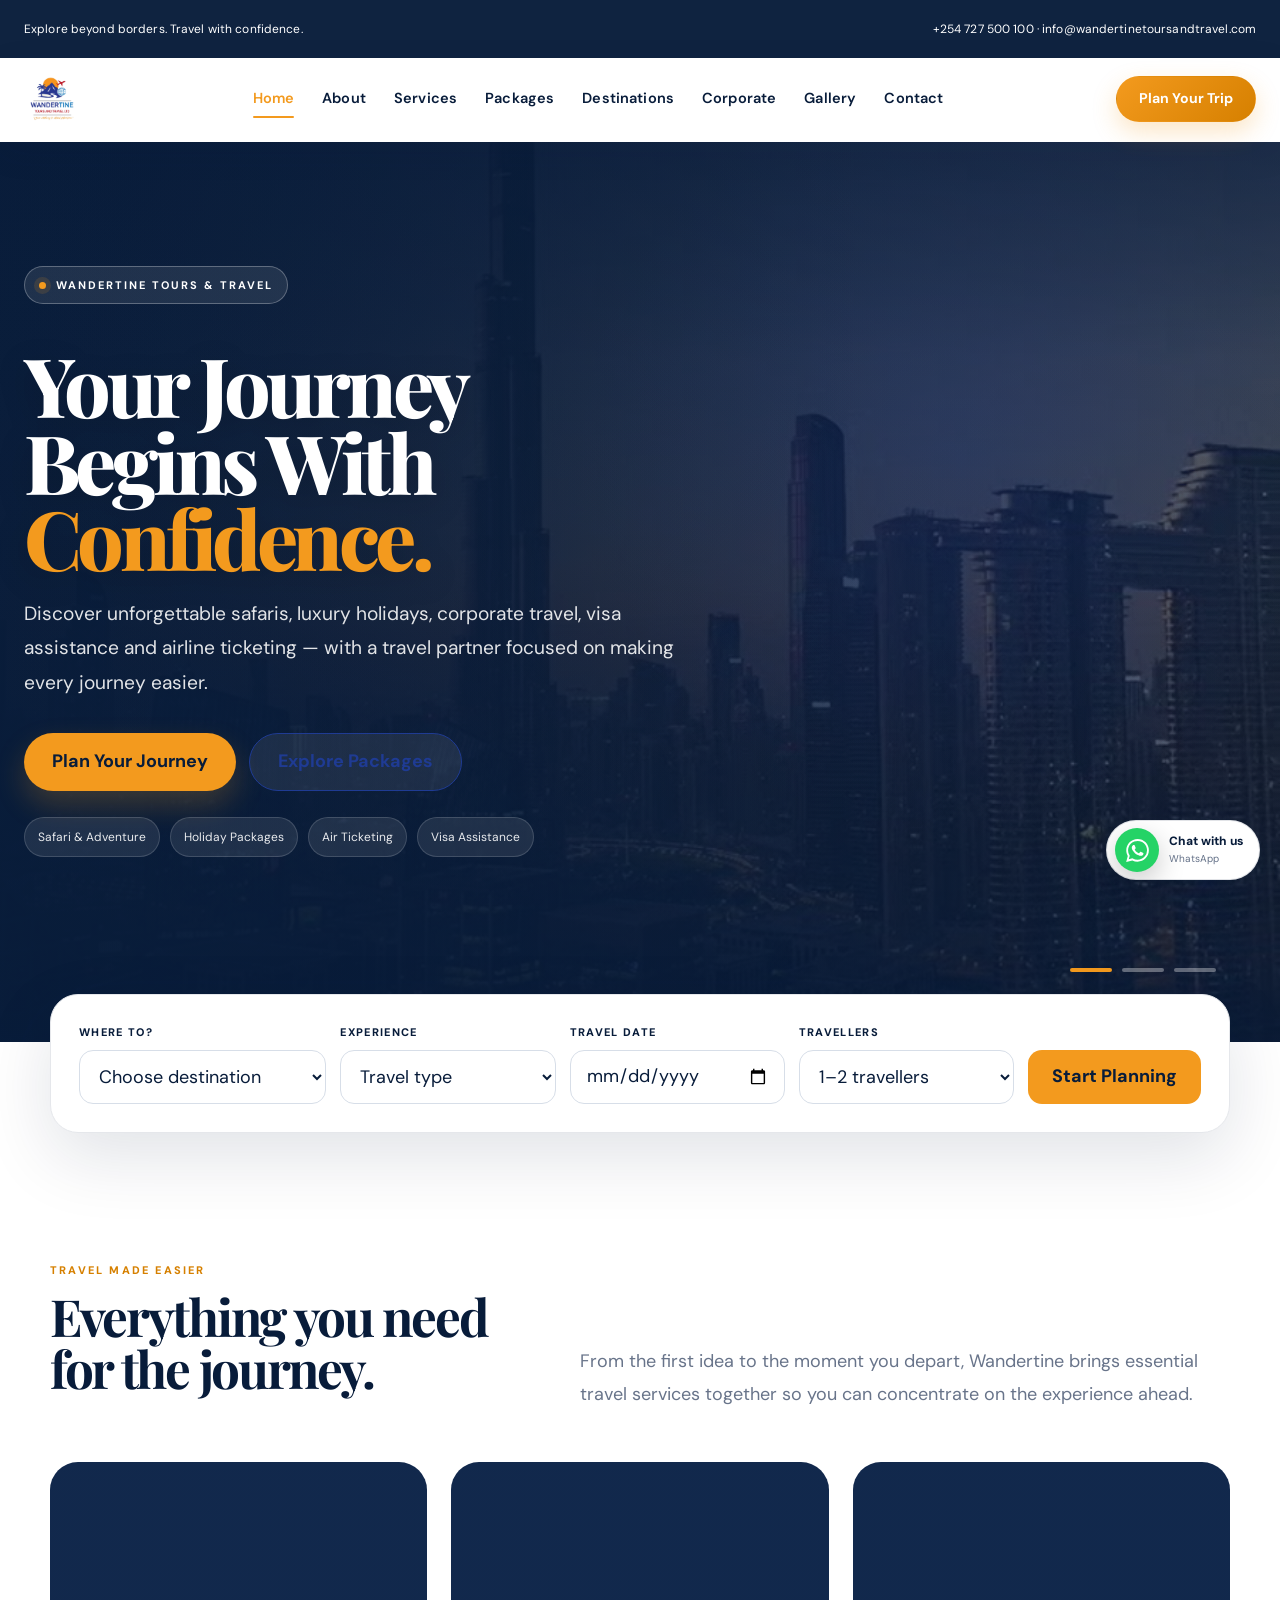
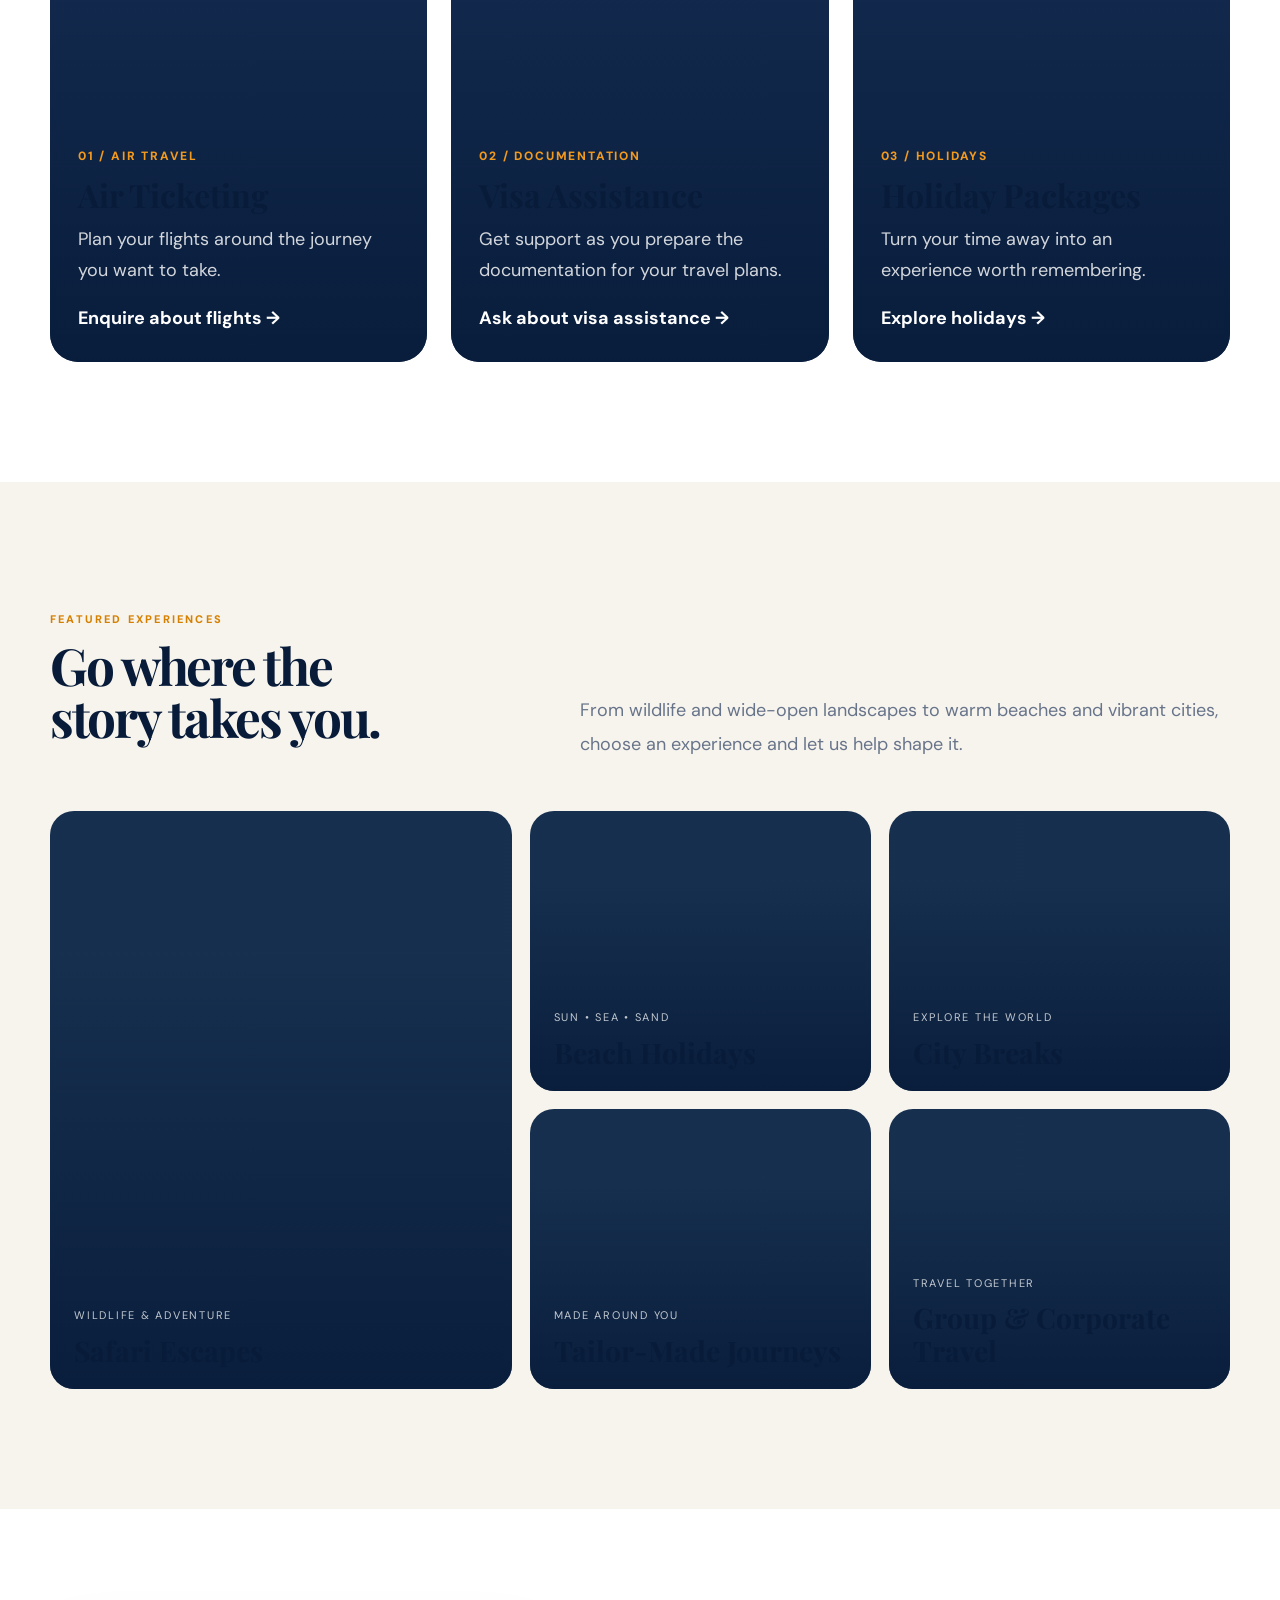
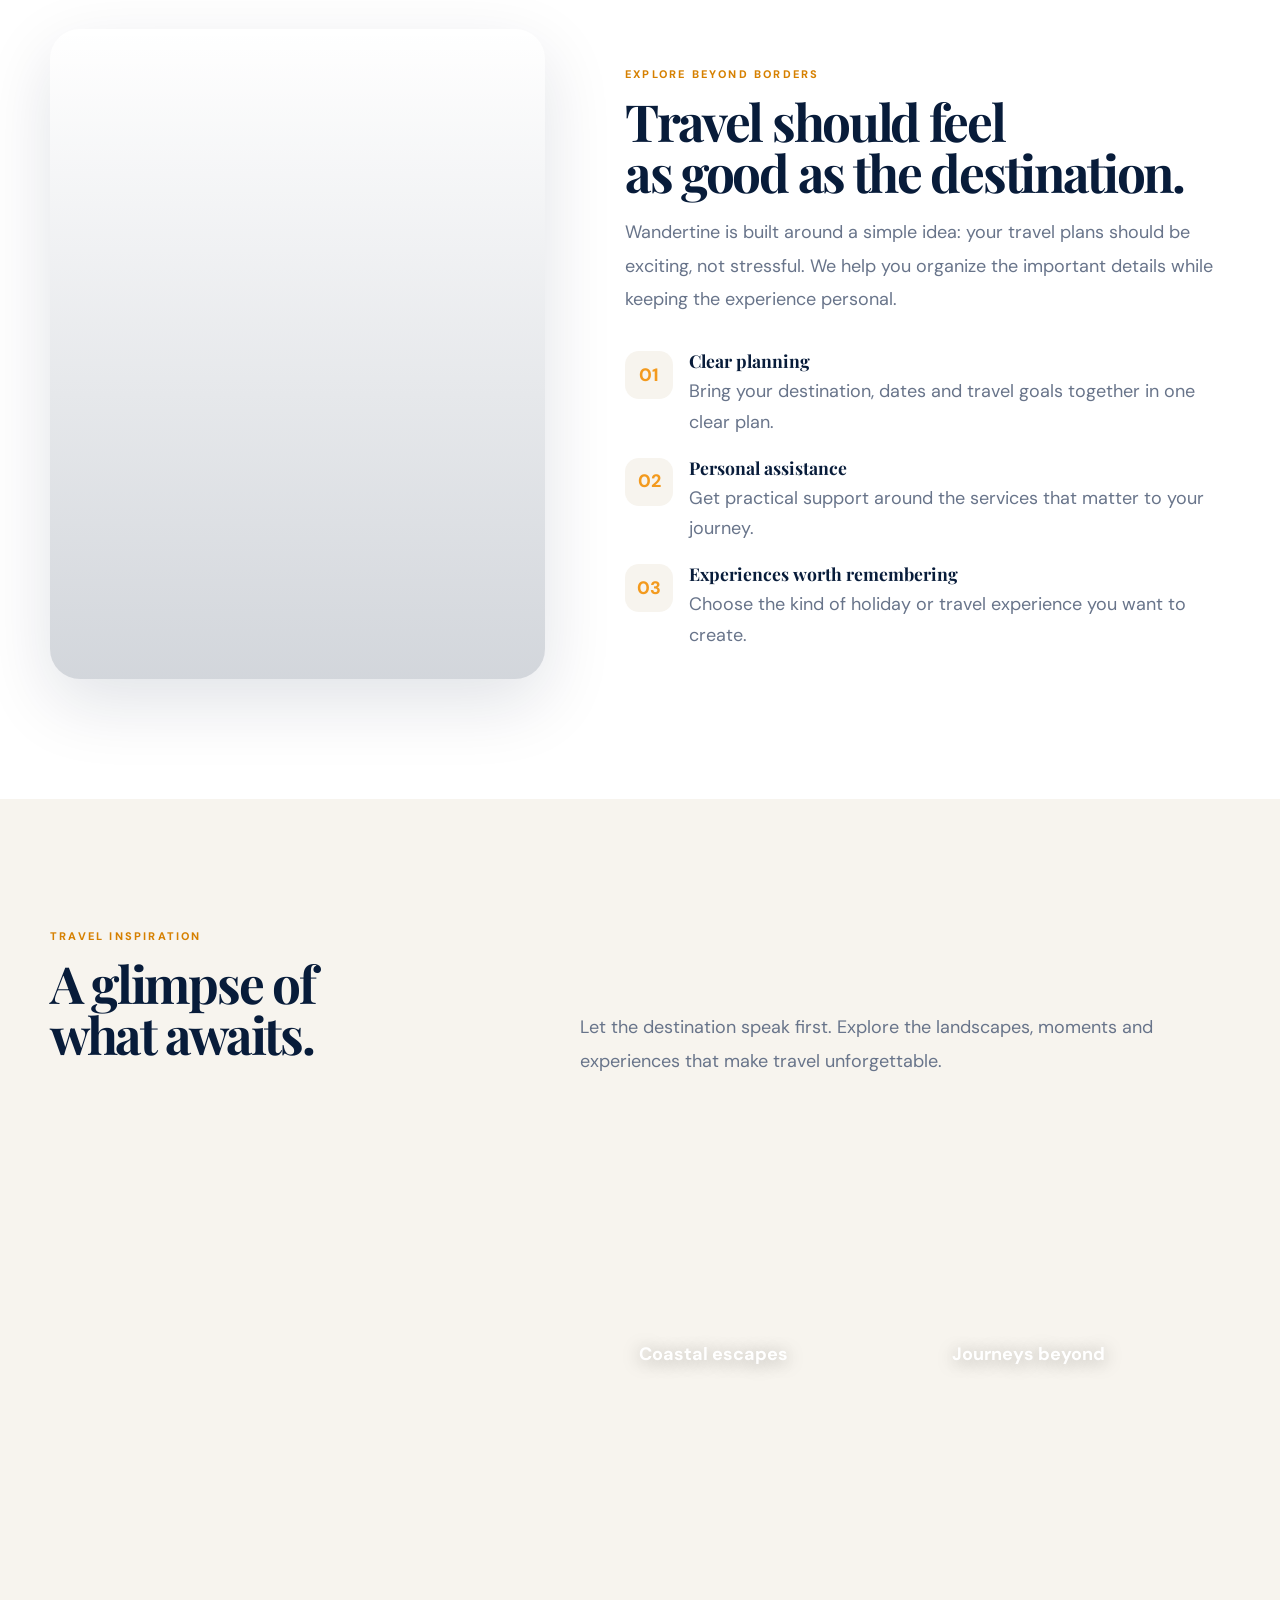
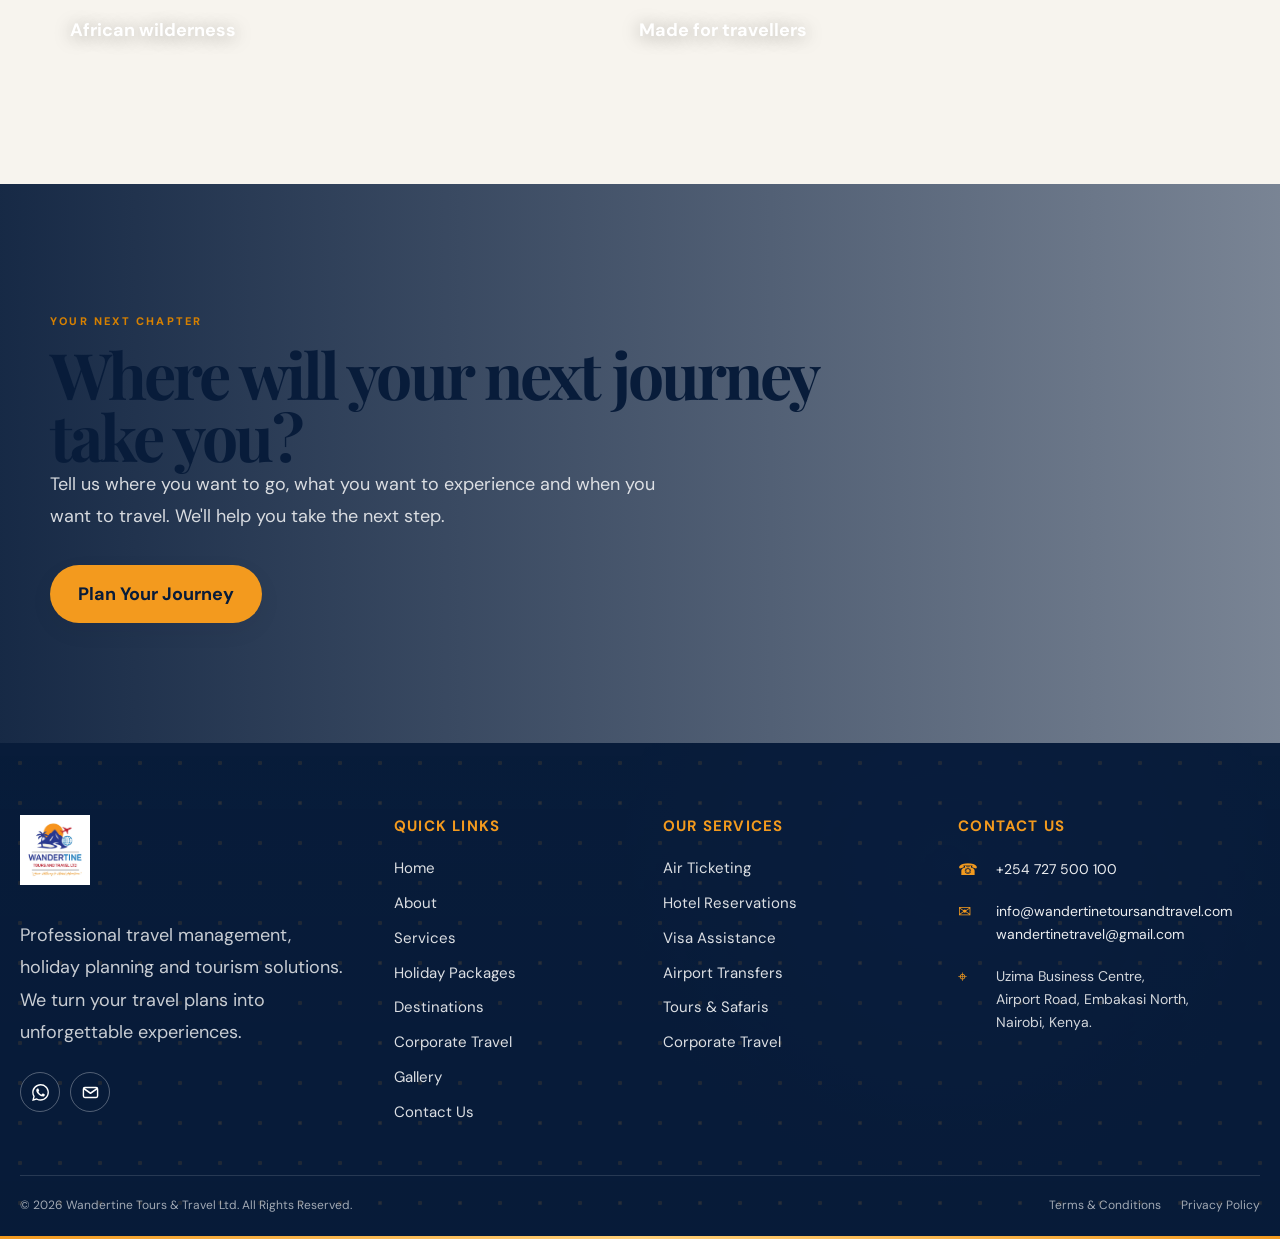
<file: index.html>
<!DOCTYPE html>
<html lang="en">
<head>
<meta charset="UTF-8">
<meta name="viewport" content="width=device-width, initial-scale=1.0">
<meta name="theme-color" content="#081c3a">
<meta name="description" content="Plan unforgettable Kenya safaris, beach holidays, international trips, flights, visa assistance and corporate travel with Wandertine Tours & Travel.">
<title>Wandertine Tours & Travel | Kenya Safaris, Holidays & Travel Services</title>

<link rel="preconnect" href="https://fonts.googleapis.com">
<link rel="preconnect" href="https://fonts.gstatic.com" crossorigin>
<link href="https://fonts.googleapis.com/css2?family=DM+Sans:wght@400;500;600;700&family=Playfair+Display:wght@600;700&display=swap" rel="stylesheet">

<link rel="stylesheet" href="assets/css/base.css">
<link rel="stylesheet" href="assets/css/layout.css">
<link rel="stylesheet" href="assets/css/components.css">
<link rel="stylesheet" href="assets/css/header.css">
<link rel="stylesheet" href="assets/css/hero.css">
<link rel="stylesheet" href="assets/css/sections.css">
<link rel="stylesheet" href="assets/css/style.css">
<link rel="stylesheet" href="assets/css/premium.css">

<style>
body{font-family:"DM Sans",sans-serif}
h1,h2,h3,h4{font-family:"Playfair Display",serif}
.container{width:min(1180px,calc(100% - 40px));margin-inline:auto}
</style>
<link rel="stylesheet" href="assets/css/integration.css">
  <link rel="stylesheet" href="assets/css/brand-overrides.css">

<link rel="canonical" href="https://wandertinetoursandtravel.com/">
<meta property="og:type" content="website">
<meta property="og:title" content="Wandertine Tours & Travel | Kenya Safaris, Holidays & Travel Services">
<meta property="og:description" content="Plan unforgettable Kenya safaris, beach holidays, international trips, flights, visa assistance and corporate travel with Wandertine Tours & Travel.">
<meta property="og:url" content="https://wandertinetoursandtravel.com/">
<meta property="og:site_name" content="Wandertine Tours & Travel">
<meta name="twitter:card" content="summary_large_image">
<meta name="twitter:title" content="Wandertine Tours & Travel | Kenya Safaris, Holidays & Travel Services">
<meta name="twitter:description" content="Plan unforgettable Kenya safaris, beach holidays, international trips, flights, visa assistance and corporate travel with Wandertine Tours & Travel.">
<link rel="icon" href="assets/images/logo-2.jpeg" type="image/jpeg">
<script type="application/ld+json">{"@context": "https://schema.org", "@type": "TravelAgency", "name": "Wandertine Tours & Travel Ltd.", "url": "https://wandertinetoursandtravel.com/", "email": "info@wandertinetoursandtravel.com", "telephone": "+254727500100", "address": {"@type": "PostalAddress", "streetAddress": "Uzima Business Centre, Airport Road, Embakasi North", "addressLocality": "Nairobi", "addressCountry": "KE"}, "areaServed": ["Kenya", "East Africa", "International"], "sameAs": ["https://wa.me/254727500100"]}</script>
<link rel="stylesheet" href="assets/css/v4-final-polish.css">
<link rel="stylesheet" href="assets/css/v5-sitewide-polish.css">
<link rel="stylesheet" href="assets/css/final-quality-pass.css">
<link rel="stylesheet" href="assets/css/v6-mobile-footer-polish.css">
</head>

<body>

<header class="site-header">
    <div class="topbar">
        <div class="container flex-between">
            <div>Explore beyond borders. Travel with confidence.</div>
            <div>
                <a href="tel:+254727500100">+254 727 500 100</a>
                <span> · </span>
                <a href="mailto:info@wandertinetoursandtravel.com">info@wandertinetoursandtravel.com</a>
            </div>
        </div>
    </div>

    <div class="navbar">
        <div class="container">

            <a class="logo" href="index.html" aria-label="Wandertine Tours">
                <img src="assets/images/logo-white.png" alt="Wandertine Tours">
            </a>

            <nav id="mobileMenu" aria-label="Main navigation">
        <ul>
          <li><a href="index.html" class="active">Home</a></li>
          <li><a href="about.html">About</a></li>
          <li><a href="services.html">Services</a></li>
          <li><a href="packages.html">Packages</a></li>
          <li><a href="destinations.html">Destinations</a></li>
          <li><a href="corporate.html">Corporate</a></li>
          <li><a href="index.html#gallery">Gallery</a></li>
          <li><a href="contact.html">Contact</a></li>
        </ul>
      </nav>

            <a class="quote-btn" href="contact.html">Plan Your Trip</a>

            <button class="menu-toggle" type="button"
                    aria-label="Open menu"
                    aria-expanded="false"
                    aria-controls="mobileMenu">☰</button>
        </div>
    </div>
</header>

<main>

<section class="hero" id="home">
    <div class="hero-media">

        <!-- Existing project video -->
        <div class="hero-slide hero-slide-media is-active">
            <video class="hero-video"
                   autoplay muted loop playsinline preload="metadata" poster="assets/images/hero-poster.jpg">
                <source src="assets/images/hero-video.mp4" type="video/mp4">
            </video>
        </div>

        <!-- Cinematic travel slide 2 -->
        <div class="hero-slide hero-slide-media"
             style="background-image:url('https://images.unsplash.com/photo-1516026672322-bc52d61a55d5?auto=format&fit=crop&w=2200&q=88');background-size:cover;background-position:center;">
            <video muted loop playsinline preload="none" poster="assets/images/hero-poster.jpg">
                <source src="assets/images/hero-video-2.mp4" type="video/mp4">
            </video>
        </div>

        <!-- Cinematic travel slide 3 -->
        <div class="hero-slide hero-slide-media"
             style="background-image:url('https://images.unsplash.com/photo-1573843981267-be1999ff37cd?auto=format&fit=crop&w=2200&q=88');background-size:cover;background-position:center;">
            <video muted loop playsinline preload="none" poster="assets/images/hero-poster.jpg">
                <source src="assets/images/hero-video-3.mp4" type="video/mp4">
            </video>
        </div>

        <div class="hero-shade"></div>
    </div>

    <div class="container hero-content">
        <div class="hero-text">

            <span class="hero-eyebrow">Wandertine Tours & Travel</span>

            <h1>
                Your Journey<br>
                Begins With <span>Confidence.</span>
            </h1>

            <p>
                Discover unforgettable safaris, luxury holidays, corporate travel,
                visa assistance and airline ticketing — with a travel partner focused
                on making every journey easier.
            </p>

            <div class="hero-buttons">
                <a class="btn-primary" href="#planner">Plan Your Journey</a>
                <a class="btn-secondary" href="#packages">Explore Packages</a>
            </div>

            <div class="hero-micro">
                <span>Safari & Adventure</span>
                <span>Holiday Packages</span>
                <span>Air Ticketing</span>
                <span>Visa Assistance</span>
            </div>
        </div>
    </div>

    <div class="hero-controls" aria-label="Hero slides">
        <button class="hero-dot is-active" aria-label="Show travel video 1"></button>
        <button class="hero-dot" aria-label="Show travel video 2"></button>
        <button class="hero-dot" aria-label="Show travel video 3"></button>
    </div>
</section>


<section class="visual-planner" id="planner">
    <div class="container">
        <form class="visual-planner-inner" id="visualPlanner">
            <div class="visual-planner-grid">

                <div>
                    <label for="destination">Where to?</label>
                    <select id="destination" name="destination">
                        <option value="">Choose destination</option>
                        <option>Kenya</option>
                        <option>Tanzania</option>
                        <option>Dubai</option>
                        <option>East Africa</option>
                        <option>International</option>
                    </select>
                </div>

                <div>
                    <label for="experience">Experience</label>
                    <select id="experience" name="experience">
                        <option value="">Travel type</option>
                        <option>Safari</option>
                        <option>Beach Holiday</option>
                        <option>City Break</option>
                        <option>Corporate Travel</option>
                        <option>Honeymoon</option>
                    </select>
                </div>

                <div>
                    <label for="date">Travel date</label>
                    <input id="date" name="date" type="date">
                </div>

                <div>
                    <label for="travellers">Travellers</label>
                    <select id="travellers" name="travellers">
                        <option>1–2 travellers</option>
                        <option>3–5 travellers</option>
                        <option>6–10 travellers</option>
                        <option>10+ travellers</option>
                    </select>
                </div>

                <button type="submit">Start Planning</button>
            </div>
        </form>
    </div>
</section>


<section class="premium-section" id="services">
    <div class="container">

        <div class="section-head">
            <div>
                <span class="section-kicker">Travel made easier</span>
                <h2 class="premium-heading">Everything you need<br>for the journey.</h2>
            </div>

            <p class="premium-copy">
                From the first idea to the moment you depart, Wandertine brings
                essential travel services together so you can concentrate on the
                experience ahead.
            </p>
        </div>

        <div class="image-services">

            <article class="image-service-card"
                     style="--card-image:url('https://images.unsplash.com/photo-1436491865332-7a61a109cc05?auto=format&fit=crop&w=1300&q=88')">
                <div class="image-service-content">
                    <span class="image-service-number">01 / AIR TRAVEL</span>
                    <h3>Air Ticketing</h3>
                    <p>Plan your flights around the journey you want to take.</p>
                    <a class="text-link" href="contact.html">Enquire about flights →</a>
                </div>
            </article>

            <article class="image-service-card"
                     style="--card-image:url('https://images.unsplash.com/photo-1548013146-72479768bada?auto=format&fit=crop&w=1300&q=88')">
                <div class="image-service-content">
                    <span class="image-service-number">02 / DOCUMENTATION</span>
                    <h3>Visa Assistance</h3>
                    <p>Get support as you prepare the documentation for your travel plans.</p>
                    <a class="text-link" href="contact.html">Ask about visa assistance →</a>
                </div>
            </article>

            <article class="image-service-card"
                     style="--card-image:url('https://images.unsplash.com/photo-1544551763-46a013bb70d5?auto=format&fit=crop&w=1300&q=88')">
                <div class="image-service-content">
                    <span class="image-service-number">03 / HOLIDAYS</span>
                    <h3>Holiday Packages</h3>
                    <p>Turn your time away into an experience worth remembering.</p>
                    <a class="text-link" href="#packages">Explore holidays →</a>
                </div>
            </article>

        </div>
    </div>
</section>


<section class="premium-section cream" id="packages">
    <div class="container">

        <div class="section-head">
            <div>
                <span class="section-kicker">Featured experiences</span>
                <h2 class="premium-heading">Go where the<br>story takes you.</h2>
            </div>

            <p class="premium-copy">
                From wildlife and wide-open landscapes to warm beaches and
                vibrant cities, choose an experience and let us help shape it.
            </p>
        </div>

        <div class="destination-mosaic">

            <article class="destination-tile"
                     style="--tile-image:url('https://images.unsplash.com/photo-1516426122078-c23e76319801?auto=format&fit=crop&w=1500&q=88')">
                <div class="destination-info">
                    <span>Wildlife & adventure</span>
                    <h3>Safari Escapes</h3>
                </div>
            </article>

            <article class="destination-tile"
                     style="--tile-image:url('https://images.unsplash.com/photo-1507525428034-b723cf961d3e?auto=format&fit=crop&w=1200&q=88')">
                <div class="destination-info">
                    <span>Sun • Sea • Sand</span>
                    <h3>Beach Holidays</h3>
                </div>
            </article>

            <article class="destination-tile"
                     style="--tile-image:url('https://images.unsplash.com/photo-1496588152823-86ff7695e68f?auto=format&fit=crop&w=1200&q=88')">
                <div class="destination-info">
                    <span>Explore the world</span>
                    <h3>City Breaks</h3>
                </div>
            </article>

            <article class="destination-tile"
                     style="--tile-image:url('https://images.unsplash.com/photo-1530789253388-582c481c54b0?auto=format&fit=crop&w=1200&q=88')">
                <div class="destination-info">
                    <span>Made around you</span>
                    <h3>Tailor-Made Journeys</h3>
                </div>
            </article>

            <article class="destination-tile"
                     style="--tile-image:url('https://images.unsplash.com/photo-1500534623283-312aade485b7?auto=format&fit=crop&w=1200&q=88')">
                <div class="destination-info">
                    <span>Travel together</span>
                    <h3>Group & Corporate Travel</h3>
                </div>
            </article>

        </div>
    </div>
</section>


<section class="premium-section" id="destinations">
    <div class="container">

        <div class="story-grid">

            <div class="story-image" role="img" aria-label="African safari landscape"></div>

            <div>
                <span class="section-kicker">Explore beyond borders</span>

                <h2 class="premium-heading">
                    Travel should feel<br>as good as the destination.
                </h2>

                <p class="premium-copy">
                    Wandertine is built around a simple idea: your travel plans
                    should be exciting, not stressful. We help you organize the
                    important details while keeping the experience personal.
                </p>

                <div class="story-points">

                    <div class="story-point">
                        <div class="story-point-icon">01</div>
                        <div>
                            <h3>Clear planning</h3>
                            <p>Bring your destination, dates and travel goals together in one clear plan.</p>
                        </div>
                    </div>

                    <div class="story-point">
                        <div class="story-point-icon">02</div>
                        <div>
                            <h3>Personal assistance</h3>
                            <p>Get practical support around the services that matter to your journey.</p>
                        </div>
                    </div>

                    <div class="story-point">
                        <div class="story-point-icon">03</div>
                        <div>
                            <h3>Experiences worth remembering</h3>
                            <p>Choose the kind of holiday or travel experience you want to create.</p>
                        </div>
                    </div>

                </div>
            </div>

        </div>
    </div>
</section>


<section class="premium-section cream" id="gallery">
    <div class="container">

        <div class="section-head">
            <div>
                <span class="section-kicker">Travel inspiration</span>
                <h2 class="premium-heading">A glimpse of<br>what awaits.</h2>
            </div>

            <p class="premium-copy">
                Let the destination speak first. Explore the landscapes,
                moments and experiences that make travel unforgettable.
            </p>
        </div>

        <div class="travel-gallery">

            <div class="gallery-photo"
                 style="--gallery-image:url('https://images.unsplash.com/photo-1521292270410-a8c4d716d518?auto=format&fit=crop&w=1500&q=88')">
                <span class="gallery-caption">African wilderness</span>
            </div>

            <div class="gallery-photo"
                 style="--gallery-image:url('https://images.unsplash.com/photo-1539650116574-75c0c6d73f6e?auto=format&fit=crop&w=1100&q=88')">
                <span class="gallery-caption">Coastal escapes</span>
            </div>

            <div class="gallery-photo"
                 style="--gallery-image:url('https://images.unsplash.com/photo-1512453979798-5ea266f8880c?auto=format&fit=crop&w=1100&q=88')">
                <span class="gallery-caption">Journeys beyond</span>
            </div>

            <div class="gallery-photo"
                 style="--gallery-image:url('https://images.unsplash.com/photo-1527631746610-bca00a040d60?auto=format&fit=crop&w=1500&q=88')">
                <span class="gallery-caption">Made for travellers</span>
            </div>

        </div>
    </div>
</section>


<section class="premium-cta">
    <div class="container">

        <span class="section-kicker">Your next chapter</span>

        <h2>Where will your next journey take you?</h2>

        <p>
            Tell us where you want to go, what you want to experience and
            when you want to travel. We'll help you take the next step.
        </p>

        <a class="btn-primary" href="contact.html#enquiry">
            Plan Your Journey
        </a>

    </div>
</section>

</main>


<footer class="footer">
  <div class="container">
    <div class="footer-grid">
      <div class="footer-brand">
        <a class="footer-logo" href="index.html" aria-label="Wandertine Tours home">
          <img src="assets/images/logo-white.png" alt="Wandertine Tours & Travel">
        </a>
        <p>Professional travel management, holiday planning and tourism solutions. We turn your travel plans into unforgettable experiences.</p>
        <div class="footer-socials" aria-label="Contact options">
          <a href="https://wa.me/254727500100" target="_blank" rel="noopener" aria-label="WhatsApp"><svg viewBox="0 0 24 24" aria-hidden="true"><path d="M20.5 3.5A11.8 11.8 0 0 0 12.08 0C5.57 0 .27 5.3.27 11.8c0 2.08.54 4.12 1.57 5.91L.2 24l6.44-1.69a11.76 11.76 0 0 0 5.44 1.3h.01c6.5 0 11.79-5.3 11.79-11.81 0-3.15-1.23-6.1-3.38-8.3ZM12.09 21.7h-.01a9.82 9.82 0 0 1-5-1.36l-.36-.21-3.82 1 1.02-3.72-.23-.38a9.84 9.84 0 1 1 8.4 4.67Zm5.4-7.37c-.3-.15-1.76-.87-2.03-.97-.27-.1-.47-.15-.67.15-.2.3-.77.97-.95 1.17-.17.2-.35.22-.65.07-.3-.15-1.25-.46-2.38-1.47-.88-.79-1.47-1.76-1.64-2.06-.17-.3-.02-.46.13-.61.13-.13.3-.35.45-.52.15-.17.2-.3.3-.5.1-.2.05-.37-.03-.52-.07-.15-.67-1.62-.92-2.22-.24-.58-.49-.5-.67-.51h-.57c-.2 0-.52.07-.8.37-.27.3-1.05 1.02-1.05 2.49s1.07 2.89 1.22 3.09c.15.2 2.1 3.21 5.1 4.5.71.31 1.27.49 1.7.63.72.23 1.37.2 1.89.12.58-.09 1.76-.72 2.01-1.42.25-.7.25-1.3.17-1.42-.07-.13-.27-.2-.57-.35Z"/></svg></a>
          <a href="mailto:info@wandertinetoursandtravel.com" aria-label="Email"><svg viewBox="0 0 24 24" aria-hidden="true"><path d="M20 4H4a3 3 0 0 0-3 3v10a3 3 0 0 0 3 3h16a3 3 0 0 0 3-3V7a3 3 0 0 0-3-3Zm0 2-8 5.5L4 6h16ZM4 18a1 1 0 0 1-1-1V8.2l8.43 5.8a1 1 0 0 0 1.14 0L21 8.2V17a1 1 0 0 1-1 1H4Z"/></svg></a>
        </div>
      </div>
      <div class="footer-column">
        <h3>Quick Links</h3>
        <div class="footer-links">
          <a href="index.html">Home</a>
          <a href="about.html">About</a>
          <a href="services.html">Services</a>
          <a href="packages.html">Holiday Packages</a>
          <a href="destinations.html">Destinations</a>
          <a href="corporate.html">Corporate Travel</a>
          <a href="index.html#gallery">Gallery</a>
          <a href="contact.html">Contact Us</a>
        </div>
      </div>
      <div class="footer-column">
        <h3>Our Services</h3>
        <div class="footer-links">
          <a href="services.html">Air Ticketing</a>
          <a href="services.html">Hotel Reservations</a>
          <a href="services.html">Visa Assistance</a>
          <a href="services.html">Airport Transfers</a>
          <a href="packages.html">Tours & Safaris</a>
          <a href="corporate.html">Corporate Travel</a>
        </div>
      </div>
      <div class="footer-contact">
        <h3>Contact Us</h3>
        <div class="footer-contact-list">
          <div class="footer-contact-item">
            <span class="contact-icon">☎</span>
            <div>
              <a href="tel:+254727500100">+254 727 500 100</a>
            </div>
          </div>
          <div class="footer-contact-item">
            <span class="contact-icon">✉</span>
            <div>
              <a href="mailto:info@wandertinetoursandtravel.com">info@wandertinetoursandtravel.com</a><br>
              <a href="mailto:wandertinetravel@gmail.com">wandertinetravel@gmail.com</a>
            </div>
          </div>
          <div class="footer-contact-item">
            <span class="contact-icon">⌖</span>
            <div>Uzima Business Centre,<br>Airport Road, Embakasi North,<br>Nairobi, Kenya.</div>
          </div>
        </div>
      </div>
    </div>
    <div class="footer-bottom">
      <p>© <span data-current-year>2026</span> Wandertine Tours & Travel Ltd. All Rights Reserved.</p>
      <div class="footer-legal">
        <a href="terms.html">Terms &amp; Conditions</a>
        <a href="privacy.html">Privacy Policy</a>
      </div>
    </div>
  </div>
</footer>

<script src="assets/js/main.js"></script>
<a class="wandertine-whatsapp" href="https://wa.me/254727500100" target="_blank" rel="noopener" aria-label="Chat with Wandertine Tours on WhatsApp">
  <span class="wandertine-whatsapp-icon" aria-hidden="true"><svg viewBox="0 0 24 24"><path d="M20.5 3.5A11.8 11.8 0 0 0 12.08 0C5.57 0 .27 5.3.27 11.8c0 2.08.54 4.12 1.57 5.91L.2 24l6.44-1.69a11.76 11.76 0 0 0 5.44 1.3h.01c6.5 0 11.79-5.3 11.79-11.81 0-3.15-1.23-6.1-3.38-8.3ZM12.09 21.7h-.01a9.82 9.82 0 0 1-5-1.36l-.36-.21-3.82 1 1.02-3.72-.23-.38a9.84 9.84 0 1 1 8.4 4.67Zm5.4-7.37c-.3-.15-1.76-.87-2.03-.97-.27-.1-.47-.15-.67.15-.2.3-.77.97-.95 1.17-.17.2-.35.22-.65.07-.3-.15-1.25-.46-2.38-1.47-.88-.79-1.47-1.76-1.64-2.06-.17-.3-.02-.46.13-.61.13-.13.3-.35.45-.52.15-.17.2-.3.3-.5.1-.2.05-.37-.03-.52-.07-.15-.67-1.62-.92-2.22-.24-.58-.49-.5-.67-.51h-.57c-.2 0-.52.07-.8.37-.27.3-1.05 1.02-1.05 2.49s1.07 2.89 1.22 3.09c.15.2 2.1 3.21 5.1 4.5.71.31 1.27.49 1.7.63.72.23 1.37.2 1.89.12.58-.09 1.76-.72 2.01-1.42.25-.7.25-1.3.17-1.42-.07-.13-.27-.2-.57-.35Z"/></svg></span>
  <span class="wandertine-whatsapp-text"><strong>Chat with us</strong><small>WhatsApp</small></span>
</a>
</body>
</html>
</file>
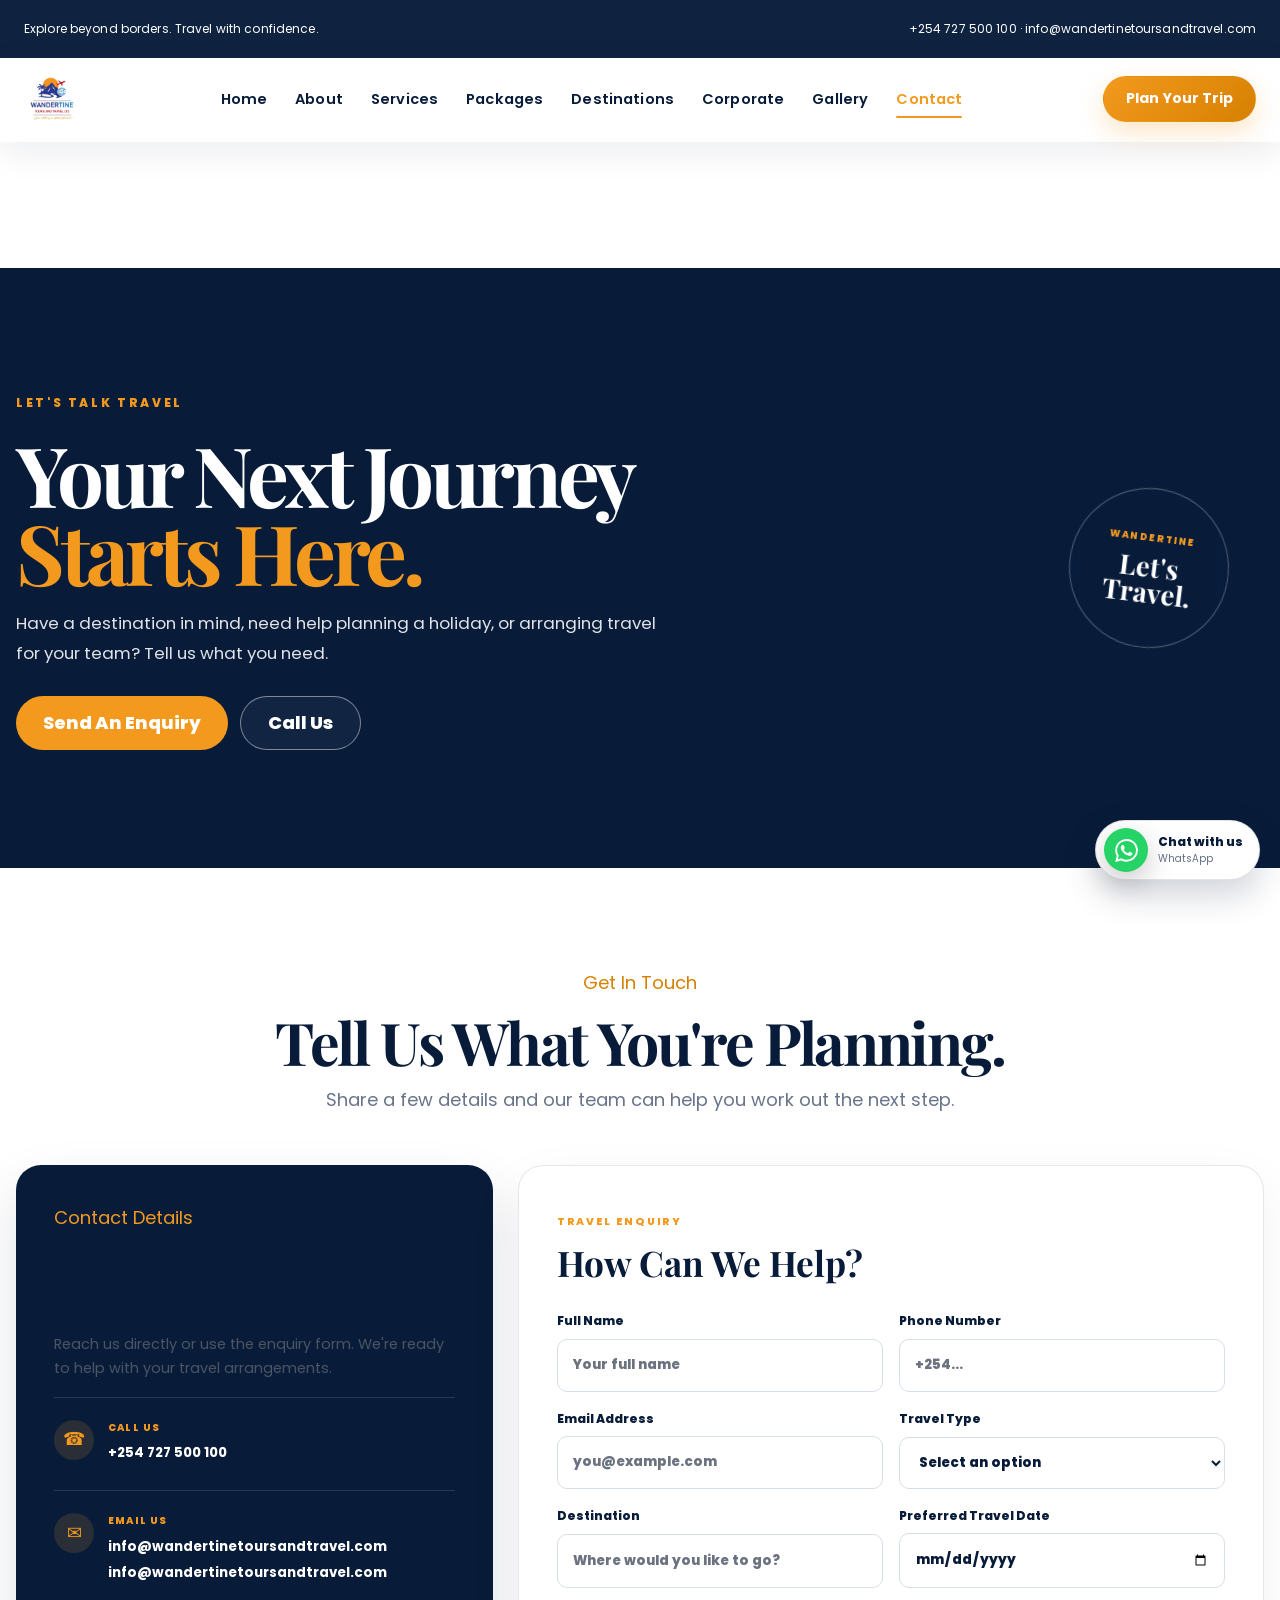
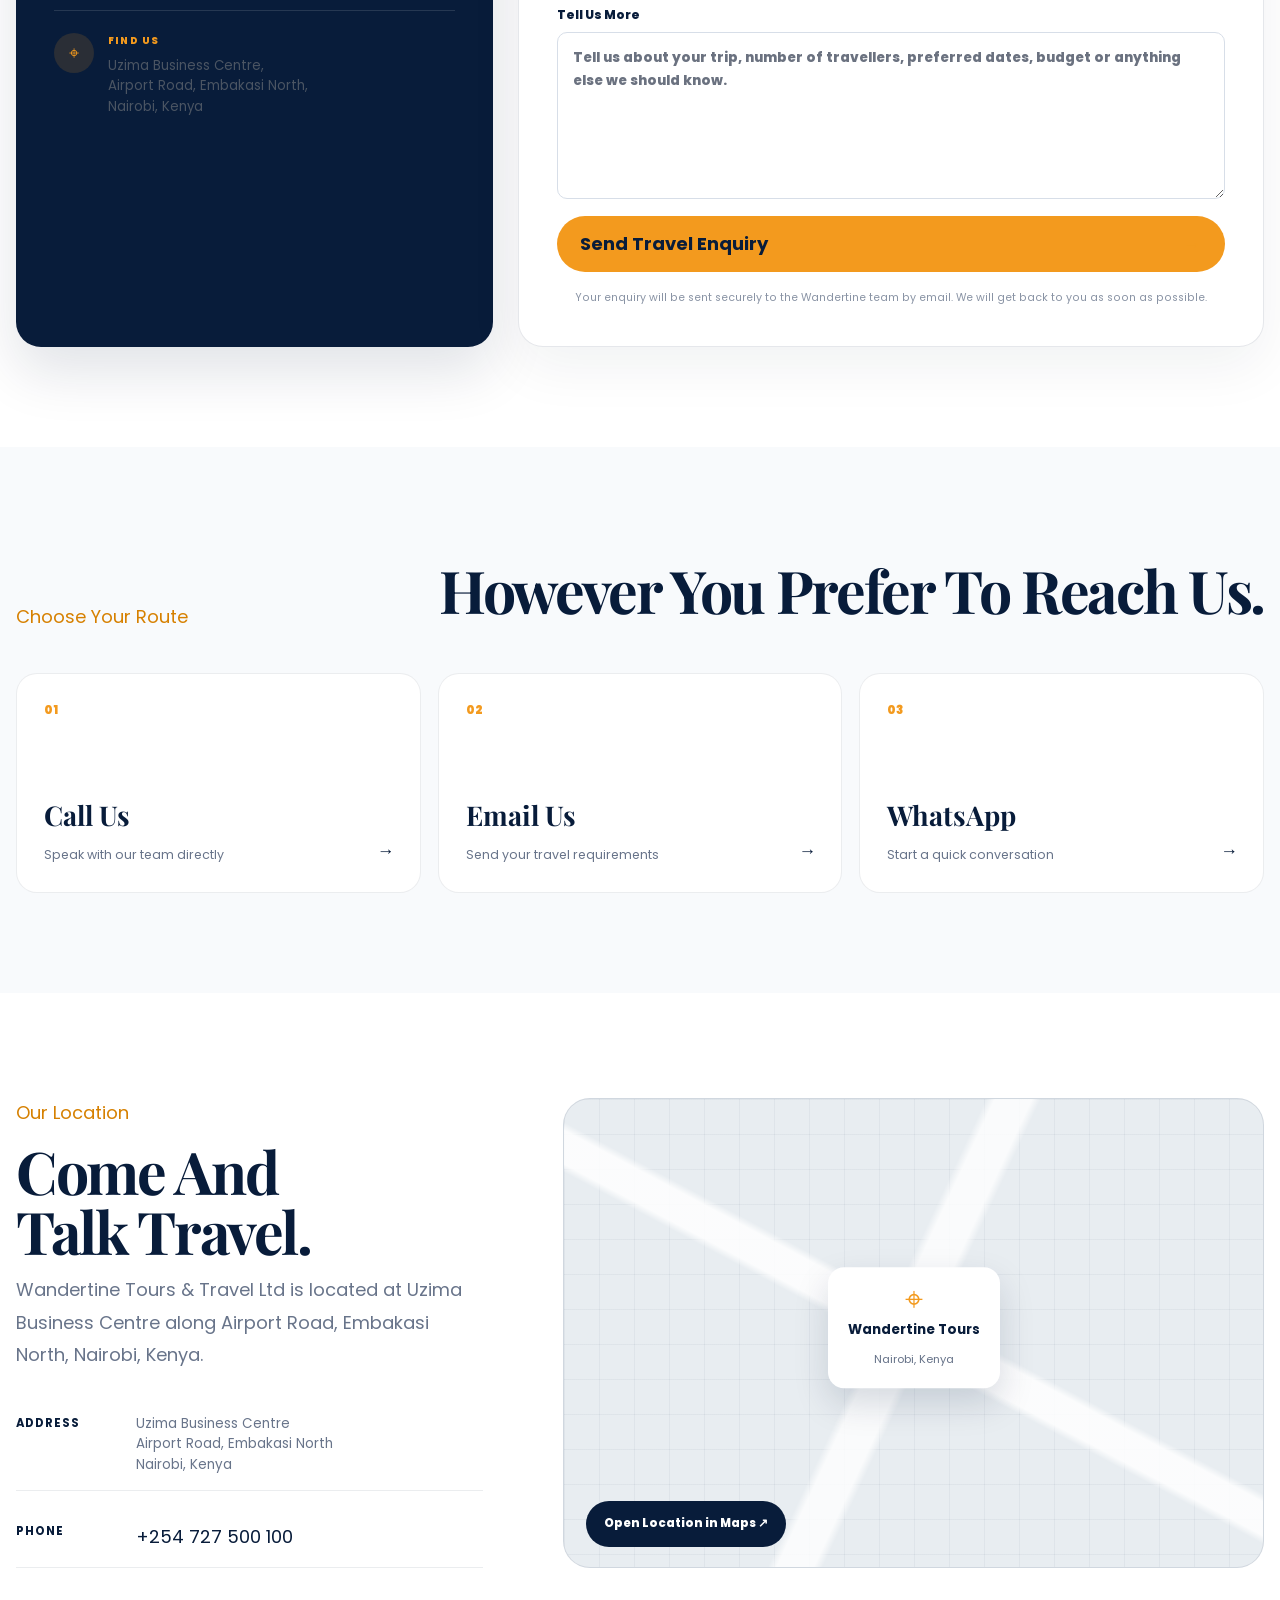
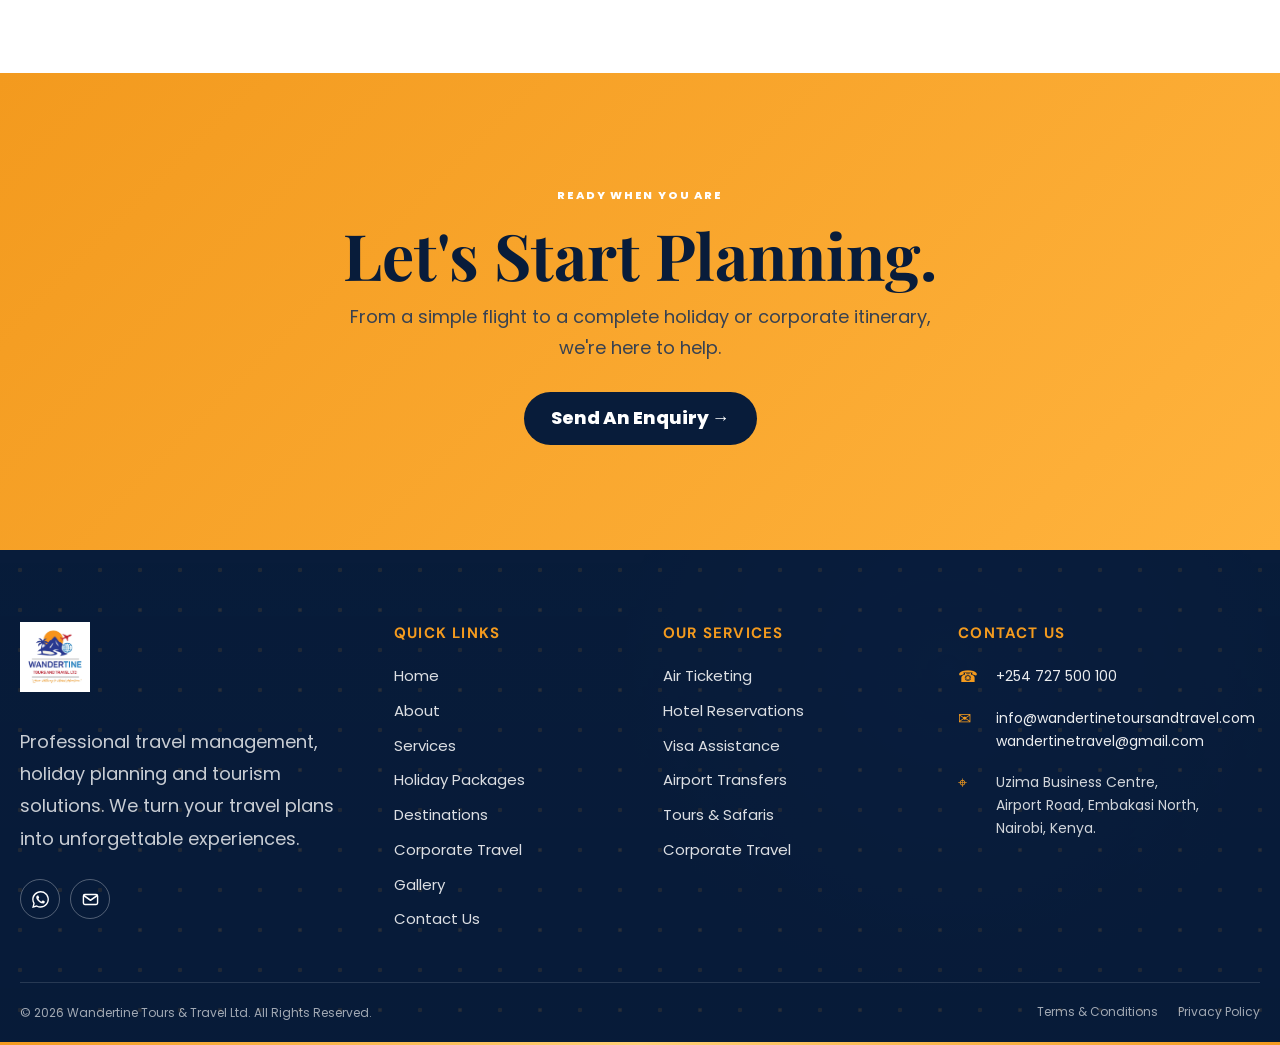
<file: contact.html>
<!DOCTYPE html>
<html lang="en">
<head>
<meta charset="UTF-8">
<meta name="viewport" content="width=device-width, initial-scale=1.0">
<meta name="description" content="Send Wandertine your travel requirements for safaris, holidays, flights, accommodation, visa assistance or corporate travel.">
<title>Contact Wandertine Tours & Travel | Plan Your Journey</title>
<link rel="preconnect" href="https://fonts.googleapis.com">
<link rel="preconnect" href="https://fonts.gstatic.com" crossorigin>
<link href="https://fonts.googleapis.com/css2?family=DM+Sans:wght@400;500;600;700&family=Playfair+Display:wght@600;700&display=swap" rel="stylesheet">
<link rel="stylesheet" href="assets/css/base.css">
<link rel="stylesheet" href="assets/css/layout.css">
<link rel="stylesheet" href="assets/css/components.css">
<link rel="stylesheet" href="assets/css/header.css">
<link rel="stylesheet" href="assets/css/hero.css">
<link rel="stylesheet" href="assets/css/sections.css">
<link rel="stylesheet" href="assets/css/style.css">
<link rel="stylesheet" href="assets/css/premium.css">
<link rel="stylesheet" href="assets/css/contact.css">
<link rel="stylesheet" href="assets/css/integration.css">
  <link rel="stylesheet" href="assets/css/brand-overrides.css">

<link rel="canonical" href="https://wandertinetoursandtravel.com/contact.html">
<meta property="og:type" content="website">
<meta property="og:title" content="Contact Wandertine Tours & Travel | Plan Your Journey">
<meta property="og:description" content="Send Wandertine your travel requirements for safaris, holidays, flights, accommodation, visa assistance or corporate travel.">
<meta property="og:url" content="https://wandertinetoursandtravel.com/contact.html">
<meta property="og:site_name" content="Wandertine Tours & Travel">
<meta name="twitter:card" content="summary_large_image">
<meta name="twitter:title" content="Contact Wandertine Tours & Travel | Plan Your Journey">
<meta name="twitter:description" content="Send Wandertine your travel requirements for safaris, holidays, flights, accommodation, visa assistance or corporate travel.">
<link rel="icon" href="assets/images/logo-2.jpeg" type="image/jpeg">
<script type="application/ld+json">{"@context": "https://schema.org", "@type": "TravelAgency", "name": "Wandertine Tours & Travel Ltd.", "url": "https://wandertinetoursandtravel.com/contact.html", "email": "info@wandertinetoursandtravel.com", "telephone": "+254727500100", "address": {"@type": "PostalAddress", "streetAddress": "Uzima Business Centre, Airport Road, Embakasi North", "addressLocality": "Nairobi", "addressCountry": "KE"}, "areaServed": ["Kenya", "East Africa", "International"], "sameAs": ["https://wa.me/254727500100"]}</script>
<link rel="stylesheet" href="assets/css/v4-final-polish.css">
<link rel="stylesheet" href="assets/css/v5-sitewide-polish.css">
<link rel="stylesheet" href="assets/css/final-quality-pass.css">
<link rel="stylesheet" href="assets/css/v6-mobile-footer-polish.css">
</head>
<body class="contact-page">

<header class="site-header">
  <div class="topbar">
    <div class="container flex-between">
      <div>Explore beyond borders. Travel with confidence.</div>
      <div>
        <a href="tel:+254727500100">+254 727 500 100</a>
        <span> · </span>
        <a href="mailto:info@wandertinetoursandtravel.com">info@wandertinetoursandtravel.com</a>
      </div>
    </div>
  </div>
  <div class="navbar">
    <div class="container">
      <a class="logo" href="index.html" aria-label="Wandertine Tours">
        <img src="assets/images/logo-white.png" alt="Wandertine Tours">
      </a>
      <nav id="mobileMenu" aria-label="Main navigation">
        <ul>
          <li><a href="index.html">Home</a></li>
          <li><a href="about.html">About</a></li>
          <li><a href="services.html">Services</a></li>
          <li><a href="packages.html">Packages</a></li>
          <li><a href="destinations.html">Destinations</a></li>
          <li><a href="corporate.html">Corporate</a></li>
          <li><a href="index.html#gallery">Gallery</a></li>
          <li><a href="contact.html" class="active">Contact</a></li>
        </ul>
      </nav>
      <a class="quote-btn" href="contact.html">Plan Your Trip</a>
      <button class="menu-toggle" type="button" aria-label="Open menu" aria-expanded="false" aria-controls="mobileMenu">☰</button>
    </div>
  </div>
</header>

<main>
<section class="contact-hero">
  <div class="contact-hero-bg"></div>
  <div class="contact-hero-overlay"></div>
  <div class="container contact-hero-inner">
    <div class="contact-hero-copy">
      <span>LET'S TALK TRAVEL</span>
      <h1>Your Next Journey<br><em>Starts Here.</em></h1>
      <p>Have a destination in mind, need help planning a holiday, or arranging travel for your team? Tell us what you need.</p>
      <div class="contact-hero-actions">
        <a href="#contact-form" class="contact-primary">Send An Enquiry</a>
        <a href="tel:+254727500100" class="contact-secondary">Call Us</a>
      </div>
    </div>
    <div class="contact-hero-stamp">
      <span>WANDERTINE</span>
      <strong>Let's<br>Travel.</strong>
    </div>
  </div>
</section>

<section class="contact-main" id="contact-form">
  <div class="container">
    <div class="contact-heading">
      <span class="section-label">Get In Touch</span>
      <h2>Tell Us What You're Planning.</h2>
      <p>Share a few details and our team can help you work out the next step.</p>
    </div>

    <div class="contact-grid">
      <aside class="contact-info-card">
        <div class="contact-info-top">
          <span class="section-label light">Contact Details</span>
          <h3>Travel Is Better<br>When It's Well Planned.</h3>
          <p>Reach us directly or use the enquiry form. We're ready to help with your travel arrangements.</p>
        </div>

        <div class="contact-detail">
          <span class="contact-detail-icon">☎</span>
          <div><small>CALL US</small><a href="tel:+254727500100">+254 727 500 100</a></div>
        </div>
        <div class="contact-detail">
          <span class="contact-detail-icon">✉</span>
          <div><small>EMAIL US</small><a href="mailto:info@wandertinetoursandtravel.com">info@wandertinetoursandtravel.com</a><a href="mailto:info@wandertinetoursandtravel.com">info@wandertinetoursandtravel.com</a></div>
        </div>
        <div class="contact-detail">
          <span class="contact-detail-icon">⌖</span>
          <div><small>FIND US</small><p>Uzima Business Centre,<br>Airport Road, Embakasi North,<br>Nairobi, Kenya</p></div>
        </div>

        
      </aside>

      <div class="contact-form-card">
        <div class="form-intro">
          <span>TRAVEL ENQUIRY</span>
          <h3>How Can We Help?</h3>
        </div>
        <form action="https://formsubmit.co/info@wandertinetoursandtravel.com" method="POST">
          <input type="hidden" name="_subject" value="New Wandertine Travel Enquiry">
          <input type="hidden" name="_template" value="table">
          <input type="hidden" name="_captcha" value="true">
          <input type="text" name="_honey" tabindex="-1" autocomplete="off" aria-hidden="true" class="form-honeypot">
          <input type="hidden" name="_next" value="https://wandertinetoursandtravel.com/thank-you.html">
          <div class="form-row">
            <label>Full Name<input id="enquiry-name" type="text" name="name" placeholder="Your full name" required></label>
            <label>Phone Number<input id="enquiry-phone" type="tel" name="phone" placeholder="+254..." required></label>
          </div>
          <div class="form-row">
            <label>Email Address<input id="enquiry-email" type="email" name="email" placeholder="you@example.com" required></label>
            <label>Travel Type
              <select id="enquiry-type" name="travel_type">
                <option value="">Select an option</option>
                <option>Holiday / Leisure</option>
                <option>Safari</option>
                <option>Flights</option>
                <option>Hotel / Accommodation</option>
                <option>Corporate Travel</option>
                <option>Group Travel</option>
                <option>Visa Assistance</option>
                <option>Airport Transfer</option>
                <option>Other</option>
              </select>
            </label>
          </div>
          <div class="form-row">
            <label>Destination<input id="enquiry-destination" type="text" name="destination" placeholder="Where would you like to go?"></label>
            <label>Preferred Travel Date<input id="enquiry-date" type="date" name="travel_date"></label>
          </div>
          <label>Tell Us More<textarea id="enquiry-message" name="message" rows="6" placeholder="Tell us about your trip, number of travellers, preferred dates, budget or anything else we should know."></textarea></label>
          <button type="submit" class="send-enquiry">Send Travel Enquiry <span>→</span></button>
          <p class="form-note">Your enquiry will be sent securely to the Wandertine team by email. We will get back to you as soon as possible.</p>
        </form>
      </div>
    </div>
  </div>
</section>

<section class="contact-options">
  <div class="container">
    <div class="contact-options-heading">
      <span class="section-label">Choose Your Route</span>
      <h2>However You Prefer To Reach Us.</h2>
    </div>
    <div class="contact-options-grid">
      <a href="tel:+254727500100"><span>01</span><strong>Call Us</strong><small>Speak with our team directly</small><b>→</b></a>
      <a href="mailto:info@wandertinetoursandtravel.com"><span>02</span><strong>Email Us</strong><small>Send your travel requirements</small><b>→</b></a>
      <a href="https://wa.me/254727500100" target="_blank" rel="noopener"><span>03</span><strong>WhatsApp</strong><small>Start a quick conversation</small><b>→</b></a>
    </div>
  </div>
</section>

<section class="contact-location">
  <div class="container contact-location-grid">
    <div>
      <span class="section-label">Our Location</span>
      <h2>Come And<br>Talk Travel.</h2>
      <p>Wandertine Tours &amp; Travel Ltd is located at Uzima Business Centre along Airport Road, Embakasi North, Nairobi, Kenya.</p>
      <div class="location-lines">
        <div><strong>Address</strong><span>Uzima Business Centre<br>Airport Road, Embakasi North<br>Nairobi, Kenya</span></div>
        <div><strong>Phone</strong>+254 727 500 100</span></div>
      </div>
    </div>
    <div class="map-card">
      <div class="map-grid"></div>
      <div class="map-pin"><span>⌖</span><strong>Wandertine Tours</strong><small>Nairobi, Kenya</small></div>
      <a href="https://www.google.com/maps/search/?api=1&query=Uzima+Business+Centre+Airport+Road+Embakasi+North+Nairobi+Kenya" target="_blank" rel="noopener">Open Location in Maps ↗</a>
    </div>
  </div>
</section>

<section class="contact-final">
  <div class="container">
    <span>READY WHEN YOU ARE</span>
    <h2>Let's Start Planning.</h2>
    <p>From a simple flight to a complete holiday or corporate itinerary, we're here to help.</p>
    <a href="#contact-form">Send An Enquiry →</a>
  </div>
</section>
</main>

<footer class="footer">
  <div class="container">
    <div class="footer-grid">
      <div class="footer-brand">
        <a class="footer-logo" href="index.html" aria-label="Wandertine Tours home">
          <img src="assets/images/logo-white.png" alt="Wandertine Tours & Travel">
        </a>
        <p>Professional travel management, holiday planning and tourism solutions. We turn your travel plans into unforgettable experiences.</p>
        <div class="footer-socials" aria-label="Contact options">
          <a href="https://wa.me/254727500100" target="_blank" rel="noopener" aria-label="WhatsApp"><svg viewBox="0 0 24 24" aria-hidden="true"><path d="M20.5 3.5A11.8 11.8 0 0 0 12.08 0C5.57 0 .27 5.3.27 11.8c0 2.08.54 4.12 1.57 5.91L.2 24l6.44-1.69a11.76 11.76 0 0 0 5.44 1.3h.01c6.5 0 11.79-5.3 11.79-11.81 0-3.15-1.23-6.1-3.38-8.3ZM12.09 21.7h-.01a9.82 9.82 0 0 1-5-1.36l-.36-.21-3.82 1 1.02-3.72-.23-.38a9.84 9.84 0 1 1 8.4 4.67Zm5.4-7.37c-.3-.15-1.76-.87-2.03-.97-.27-.1-.47-.15-.67.15-.2.3-.77.97-.95 1.17-.17.2-.35.22-.65.07-.3-.15-1.25-.46-2.38-1.47-.88-.79-1.47-1.76-1.64-2.06-.17-.3-.02-.46.13-.61.13-.13.3-.35.45-.52.15-.17.2-.3.3-.5.1-.2.05-.37-.03-.52-.07-.15-.67-1.62-.92-2.22-.24-.58-.49-.5-.67-.51h-.57c-.2 0-.52.07-.8.37-.27.3-1.05 1.02-1.05 2.49s1.07 2.89 1.22 3.09c.15.2 2.1 3.21 5.1 4.5.71.31 1.27.49 1.7.63.72.23 1.37.2 1.89.12.58-.09 1.76-.72 2.01-1.42.25-.7.25-1.3.17-1.42-.07-.13-.27-.2-.57-.35Z"/></svg></a>
          <a href="mailto:info@wandertinetoursandtravel.com" aria-label="Email"><svg viewBox="0 0 24 24" aria-hidden="true"><path d="M20 4H4a3 3 0 0 0-3 3v10a3 3 0 0 0 3 3h16a3 3 0 0 0 3-3V7a3 3 0 0 0-3-3Zm0 2-8 5.5L4 6h16ZM4 18a1 1 0 0 1-1-1V8.2l8.43 5.8a1 1 0 0 0 1.14 0L21 8.2V17a1 1 0 0 1-1 1H4Z"/></svg></a>
        </div>
      </div>
      <div class="footer-column">
        <h3>Quick Links</h3>
        <div class="footer-links">
          <a href="index.html">Home</a>
          <a href="about.html">About</a>
          <a href="services.html">Services</a>
          <a href="packages.html">Holiday Packages</a>
          <a href="destinations.html">Destinations</a>
          <a href="corporate.html">Corporate Travel</a>
          <a href="index.html#gallery">Gallery</a>
          <a href="contact.html">Contact Us</a>
        </div>
      </div>
      <div class="footer-column">
        <h3>Our Services</h3>
        <div class="footer-links">
          <a href="services.html">Air Ticketing</a>
          <a href="services.html">Hotel Reservations</a>
          <a href="services.html">Visa Assistance</a>
          <a href="services.html">Airport Transfers</a>
          <a href="packages.html">Tours & Safaris</a>
          <a href="corporate.html">Corporate Travel</a>
        </div>
      </div>
      <div class="footer-contact">
        <h3>Contact Us</h3>
        <div class="footer-contact-list">
          <div class="footer-contact-item">
            <span class="contact-icon">☎</span>
            <div>
              <a href="tel:+254727500100">+254 727 500 100</a>
            </div>
          </div>
          <div class="footer-contact-item">
            <span class="contact-icon">✉</span>
            <div>
              <a href="mailto:info@wandertinetoursandtravel.com">info@wandertinetoursandtravel.com</a><br>
              <a href="mailto:wandertinetravel@gmail.com">wandertinetravel@gmail.com</a>
            </div>
          </div>
          <div class="footer-contact-item">
            <span class="contact-icon">⌖</span>
            <div>Uzima Business Centre,<br>Airport Road, Embakasi North,<br>Nairobi, Kenya.</div>
          </div>
        </div>
      </div>
    </div>
    <div class="footer-bottom">
      <p>© <span data-current-year>2026</span> Wandertine Tours & Travel Ltd. All Rights Reserved.</p>
      <div class="footer-legal">
        <a href="terms.html">Terms &amp; Conditions</a>
        <a href="privacy.html">Privacy Policy</a>
      </div>
    </div>
  </div>
</footer>

<script src="assets/js/main.js"></script>
<a class="wandertine-whatsapp" href="https://wa.me/254727500100" target="_blank" rel="noopener" aria-label="Chat with Wandertine Tours on WhatsApp">
  <span class="wandertine-whatsapp-icon" aria-hidden="true"><svg viewBox="0 0 24 24"><path d="M20.5 3.5A11.8 11.8 0 0 0 12.08 0C5.57 0 .27 5.3.27 11.8c0 2.08.54 4.12 1.57 5.91L.2 24l6.44-1.69a11.76 11.76 0 0 0 5.44 1.3h.01c6.5 0 11.79-5.3 11.79-11.81 0-3.15-1.23-6.1-3.38-8.3ZM12.09 21.7h-.01a9.82 9.82 0 0 1-5-1.36l-.36-.21-3.82 1 1.02-3.72-.23-.38a9.84 9.84 0 1 1 8.4 4.67Zm5.4-7.37c-.3-.15-1.76-.87-2.03-.97-.27-.1-.47-.15-.67.15-.2.3-.77.97-.95 1.17-.17.2-.35.22-.65.07-.3-.15-1.25-.46-2.38-1.47-.88-.79-1.47-1.76-1.64-2.06-.17-.3-.02-.46.13-.61.13-.13.3-.35.45-.52.15-.17.2-.3.3-.5.1-.2.05-.37-.03-.52-.07-.15-.67-1.62-.92-2.22-.24-.58-.49-.5-.67-.51h-.57c-.2 0-.52.07-.8.37-.27.3-1.05 1.02-1.05 2.49s1.07 2.89 1.22 3.09c.15.2 2.1 3.21 5.1 4.5.71.31 1.27.49 1.7.63.72.23 1.37.2 1.89.12.58-.09 1.76-.72 2.01-1.42.25-.7.25-1.3.17-1.42-.07-.13-.27-.2-.57-.35Z"/></svg></span>
  <span class="wandertine-whatsapp-text"><strong>Chat with us</strong><small>WhatsApp</small></span>
</a>
</body>
</html>
</file>
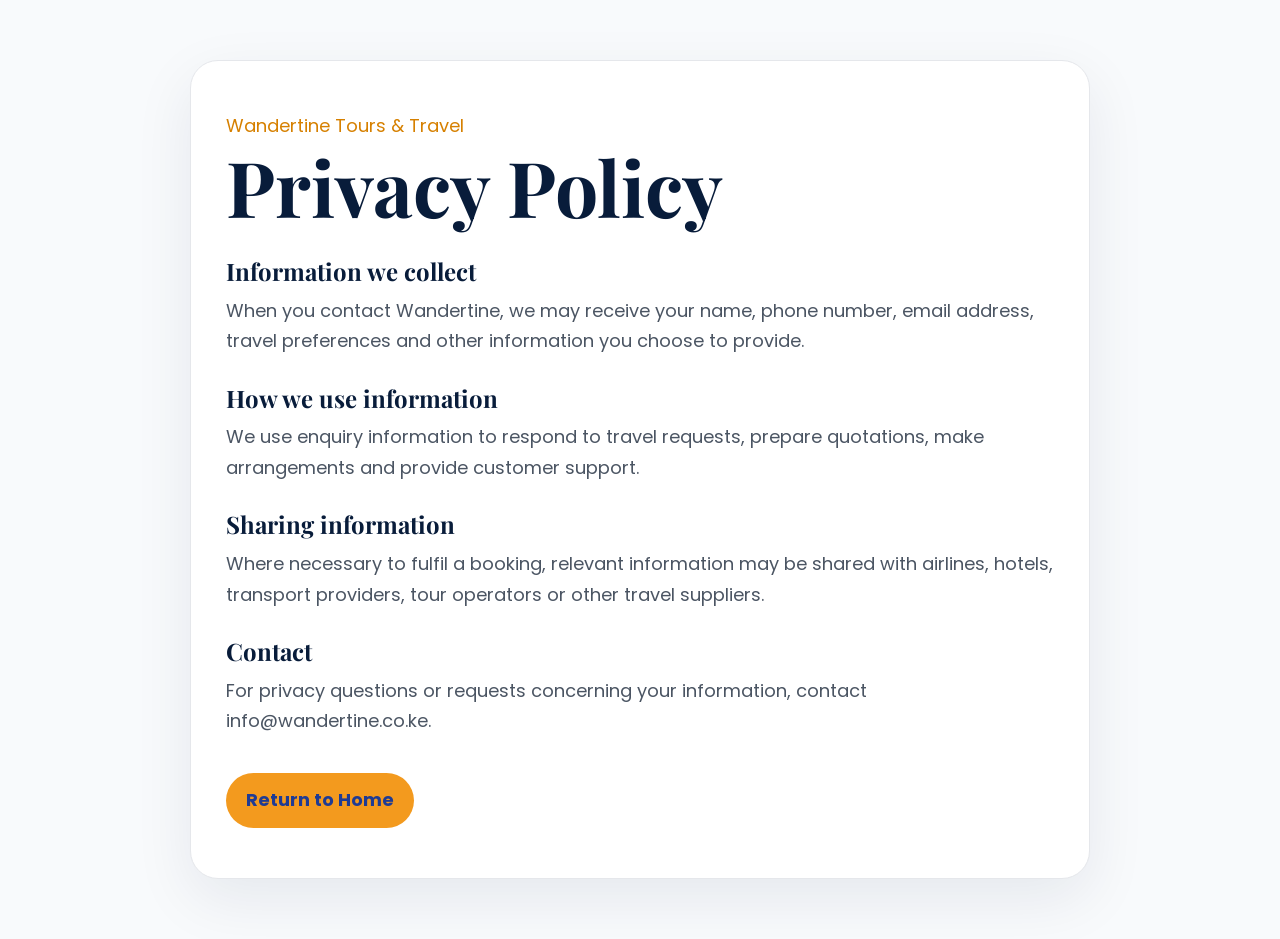
<file: privacy.html>
<!DOCTYPE html><html lang="en"><head><meta charset="UTF-8"><meta name="viewport" content="width=device-width, initial-scale=1.0"><title>Privacy Policy | Wandertine Tours & Travel</title><meta name="description" content="Privacy Policy for Wandertine Tours & Travel."><link rel="stylesheet" href="assets/css/base.css"><link rel="stylesheet" href="assets/css/layout.css"><link rel="stylesheet" href="assets/css/components.css"><link rel="stylesheet" href="assets/css/premium.css"><link rel="stylesheet" href="assets/css/brand-overrides.css"><style>
body{background:#F8FAFC;color:#374151}.legal{max-width:900px;margin:60px auto;padding:50px 35px;background:#fff;border:1px solid #E5E7EB;border-radius:28px;box-shadow:0 20px 60px rgba(8,28,58,.08)}.legal h1{color:#081C3A}.legal h2{font-size:1.5rem;color:#081C3A;margin:28px 0 10px}.legal p,.legal li{color:#4B5563}.legal a{color:#1F3B93}.back{display:inline-block;margin-top:20px;background:#F39A1E;color:#081C3A;padding:12px 20px;border-radius:999px;font-weight:700}
</style><link rel="stylesheet" href="assets/css/v4-final-polish.css">
<link rel="stylesheet" href="assets/css/v5-sitewide-polish.css">
<link rel="stylesheet" href="assets/css/final-quality-pass.css">
<link rel="stylesheet" href="assets/css/v6-mobile-footer-polish.css">
</head><body><main class="legal"><span class="section-label">Wandertine Tours & Travel</span><h1>Privacy Policy</h1><h2>Information we collect</h2><p>When you contact Wandertine, we may receive your name, phone number, email address, travel preferences and other information you choose to provide.</p><h2>How we use information</h2><p>We use enquiry information to respond to travel requests, prepare quotations, make arrangements and provide customer support.</p><h2>Sharing information</h2><p>Where necessary to fulfil a booking, relevant information may be shared with airlines, hotels, transport providers, tour operators or other travel suppliers.</p><h2>Contact</h2><p>For privacy questions or requests concerning your information, contact info@wandertine.co.ke.</p><a class="back" href="index.html">Return to Home</a></main></body></html>
</file>
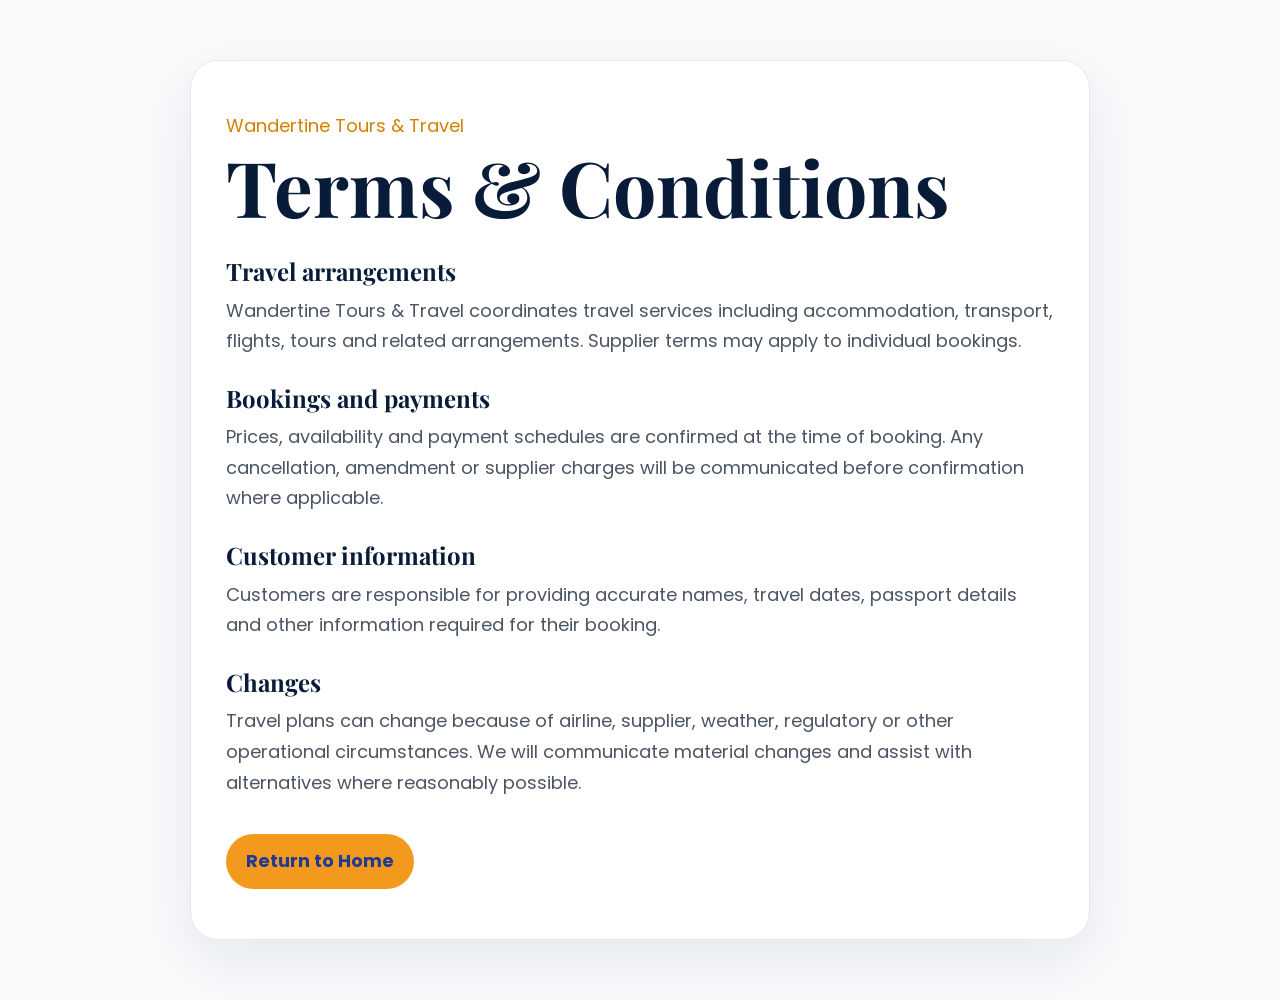
<file: terms.html>
<!DOCTYPE html><html lang="en"><head><meta charset="UTF-8"><meta name="viewport" content="width=device-width, initial-scale=1.0"><title>Terms & Conditions | Wandertine Tours & Travel</title><meta name="description" content="Terms & Conditions for Wandertine Tours & Travel."><link rel="stylesheet" href="assets/css/base.css"><link rel="stylesheet" href="assets/css/layout.css"><link rel="stylesheet" href="assets/css/components.css"><link rel="stylesheet" href="assets/css/premium.css"><link rel="stylesheet" href="assets/css/brand-overrides.css"><style>
body{background:#F8FAFC;color:#374151}.legal{max-width:900px;margin:60px auto;padding:50px 35px;background:#fff;border:1px solid #E5E7EB;border-radius:28px;box-shadow:0 20px 60px rgba(8,28,58,.08)}.legal h1{color:#081C3A}.legal h2{font-size:1.5rem;color:#081C3A;margin:28px 0 10px}.legal p,.legal li{color:#4B5563}.legal a{color:#1F3B93}.back{display:inline-block;margin-top:20px;background:#F39A1E;color:#081C3A;padding:12px 20px;border-radius:999px;font-weight:700}
</style><link rel="stylesheet" href="assets/css/v4-final-polish.css">
<link rel="stylesheet" href="assets/css/v5-sitewide-polish.css">
<link rel="stylesheet" href="assets/css/final-quality-pass.css">
<link rel="stylesheet" href="assets/css/v6-mobile-footer-polish.css">
</head><body><main class="legal"><span class="section-label">Wandertine Tours & Travel</span><h1>Terms & Conditions</h1><h2>Travel arrangements</h2><p>Wandertine Tours & Travel coordinates travel services including accommodation, transport, flights, tours and related arrangements. Supplier terms may apply to individual bookings.</p><h2>Bookings and payments</h2><p>Prices, availability and payment schedules are confirmed at the time of booking. Any cancellation, amendment or supplier charges will be communicated before confirmation where applicable.</p><h2>Customer information</h2><p>Customers are responsible for providing accurate names, travel dates, passport details and other information required for their booking.</p><h2>Changes</h2><p>Travel plans can change because of airline, supplier, weather, regulatory or other operational circumstances. We will communicate material changes and assist with alternatives where reasonably possible.</p><a class="back" href="index.html">Return to Home</a></main></body></html>
</file>
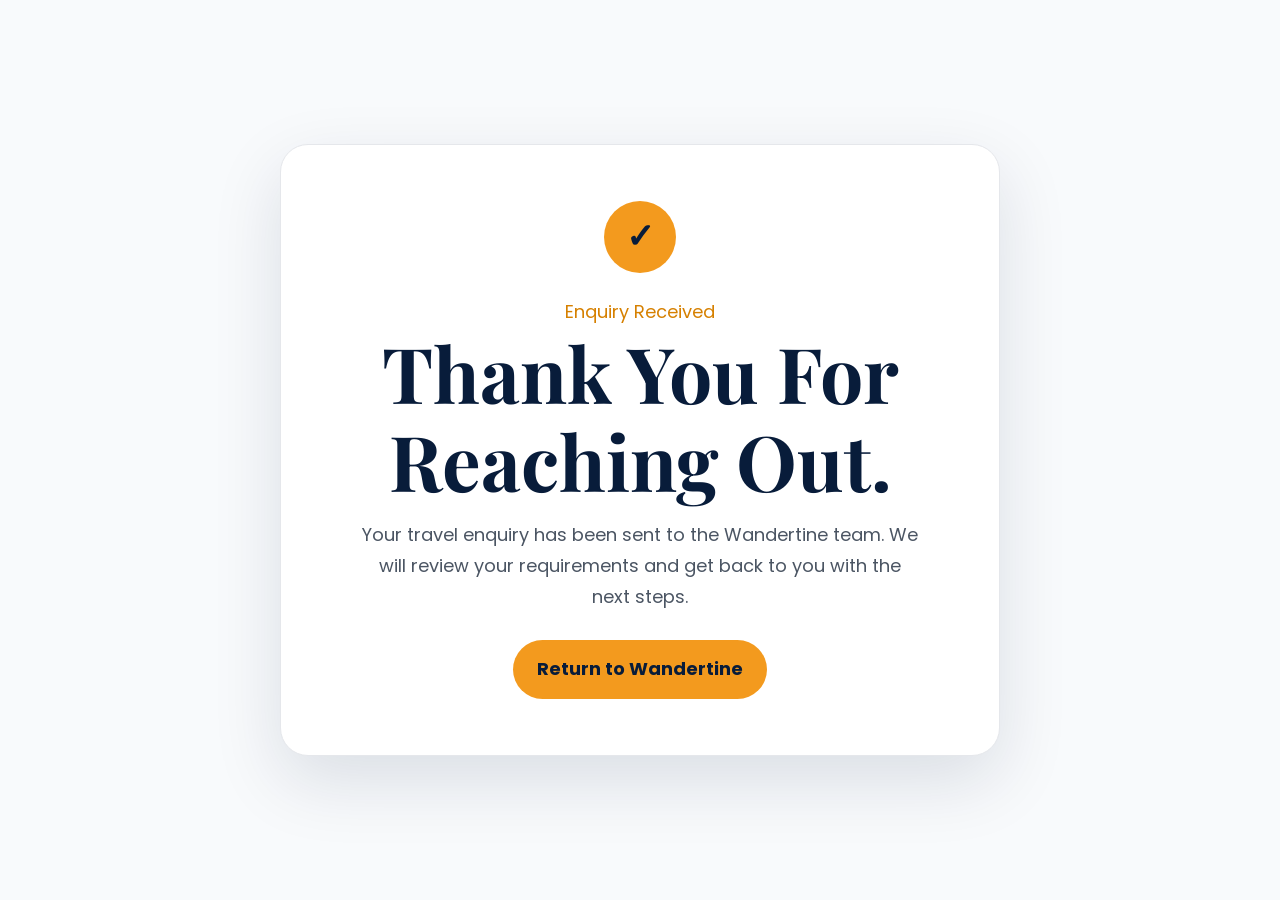
<file: thank-you.html>
<!DOCTYPE html>
<html lang="en">
<head>
<meta charset="UTF-8">
<meta name="viewport" content="width=device-width, initial-scale=1.0">
<title>Thank You | Wandertine Tours & Travel</title>
<meta name="description" content="Thank you for contacting Wandertine Tours & Travel.">
<link rel="stylesheet" href="assets/css/base.css">
<link rel="stylesheet" href="assets/css/layout.css">
<link rel="stylesheet" href="assets/css/components.css">
<link rel="stylesheet" href="assets/css/header.css">
<link rel="stylesheet" href="assets/css/premium.css">
<link rel="stylesheet" href="assets/css/brand-overrides.css">
<style>
body{min-height:100vh;display:grid;place-items:center;background:#F8FAFC}
.thank{max-width:720px;margin:30px;padding:56px 42px;background:#fff;border:1px solid #E5E7EB;border-radius:28px;box-shadow:0 25px 70px rgba(8,28,58,.12);text-align:center}
.mark{width:72px;height:72px;border-radius:50%;display:grid;place-items:center;margin:0 auto 24px;background:#F39A1E;color:#081C3A;font-size:34px;font-weight:800}
.thank h1{color:#081C3A;margin-bottom:16px}
.thank p{color:#4B5563;max-width:560px;margin:0 auto 28px}
.thank a{display:inline-block;background:#F39A1E;color:#081C3A;padding:14px 24px;border-radius:999px;font-weight:700}
</style>
<link rel="stylesheet" href="assets/css/v4-final-polish.css">
<link rel="stylesheet" href="assets/css/v5-sitewide-polish.css">
<link rel="stylesheet" href="assets/css/final-quality-pass.css">
<link rel="stylesheet" href="assets/css/v6-mobile-footer-polish.css">
</head>
<body>
<main class="thank">
<div class="mark">✓</div>
<span class="section-label">Enquiry Received</span>
<h1>Thank You For Reaching Out.</h1>
<p>Your travel enquiry has been sent to the Wandertine team. We will review your requirements and get back to you with the next steps.</p>
<a href="index.html">Return to Wandertine</a>
</main>
</body>
</html>
</file>
<file: assets/css/base.css>
/* =========================================================
   WANDERTINE TOURS & TRAVEL
   BASE STYLES
   Version 2.0
========================================================= */

/* ===============================
GOOGLE FONTS
=============================== */

@import url('https://fonts.googleapis.com/css2?family=Playfair+Display:wght@600;700;800&family=Poppins:wght@300;400;500;600;700&display=swap');

/* ===============================
CSS VARIABLES
=============================== */

:root{
/* Brand */
--primary:#1F3B93;
--secondary:#1D75BC;
--accent:#F39A1E;
--accent-dark:#D68000;

/* Neutral */

--dark:#081C3A;
--dark-2:#12294D;

--text:#374151;
--text-light:#6B7280;

--white:#FFFFFF;
--background:#FFFFFF;
--section:#F8FAFC;

--border:#E5E7EB;

/* Status */

--success:#16A34A;
--danger:#DC2626;

/* Typography */

--heading:'Playfair Display',serif;
--body:'Poppins',sans-serif;

/* Width */

--container:1320px;

/* Radius */

--radius-sm:12px;
--radius-md:18px;
--radius-lg:28px;
--radius-xl:40px;
--radius-round:999px;

/* Shadows */

--shadow-sm:
0 8px 25px rgba(15,23,42,.05);

--shadow-md:
0 20px 45px rgba(15,23,42,.08);

--shadow-lg:
0 35px 80px rgba(15,23,42,.12);

/* Transition */

--transition:.35s ease;

/* Spacing */

--space-xs:.5rem;
--space-sm:1rem;
--space-md:2rem;
--space-lg:3rem;
--space-xl:5rem;
--space-2xl:7rem;

}

/* ===============================
RESET
=============================== */

*,
*::before,
*::after{

margin:0;
padding:0;
box-sizing:border-box;

}

html{

scroll-behavior:smooth;
scroll-padding-top:90px;

}

body{

font-family:var(--body);
font-size:18px;
line-height:1.7;
color:var(--text);
background:var(--background);
overflow-x:hidden;
text-rendering:optimizeLegibility;
-webkit-font-smoothing:antialiased;

}

/* ===============================
IMAGES
=============================== */

img{

display:block;
width:100%;
height:auto;

}

/* ===============================
LINKS
=============================== */

a{

text-decoration:none;
color:inherit;
transition:var(--transition);

}

/* ===============================
LISTS
=============================== */

ul{

list-style:none;

}

/* ===============================
BUTTONS
=============================== */

button{

font:inherit;
cursor:pointer;
border:none;
background:none;

}

/* ===============================
INPUTS
=============================== */

input,
textarea,
select{

font:inherit;

}

/* ===============================
HEADINGS
=============================== */

h1,
h2,
h3,
h4,
h5,
h6{

font-family:var(--heading);
font-weight:700;
line-height:1.15;
color:var(--dark);

}

h1{

font-size:clamp(3rem,6vw,5rem);

}

h2{

font-size:clamp(2.2rem,5vw,3.5rem);

}

h3{

font-size:clamp(1.6rem,3vw,2rem);

}

p{

margin-bottom:1rem;

}

/* ===============================
SELECTION
=============================== */

::selection{

background:var(--accent);
color:var(--white);

}

/* ===============================
SCROLLBAR
=============================== */

::-webkit-scrollbar{

width:10px;

}

::-webkit-scrollbar-track{

background:#EEF2F7;

}

::-webkit-scrollbar-thumb{

background:var(--primary);
border-radius:999px;

}

::-webkit-scrollbar-thumb:hover{

background:var(--accent);

}
</file>
<file: assets/css/layout.css>
/* =========================================================
   WANDERTINE TOURS & TRAVEL
   LAYOUT SYSTEM
   Version 2.0
========================================================= */

/* ===============================
CONTAINER
=============================== */

.container{
    width:min(var(--container), calc(100% - 2rem));
    margin-inline:auto;
}

/* Wider container for hero */
.container-wide{
    width:min(1400px, calc(100% - 2rem));
    margin-inline:auto;
}

/* Narrow container for forms/content */
.container-sm{
    width:min(900px, calc(100% - 2rem));
    margin-inline:auto;
}

/* ===============================
SECTION SPACING
=============================== */

.section{
    padding:var(--space-2xl) 0;
}

.section-sm{
    padding:var(--space-xl) 0;
}

.section-lg{
    padding:9rem 0;
}

/* ===============================
GRID SYSTEM
=============================== */

.grid{
    display:grid;
    gap:2rem;
}

.grid-2{
    display:grid;
    grid-template-columns:repeat(2,1fr);
    gap:3rem;
    align-items:center;
}

.grid-3{
    display:grid;
    grid-template-columns:repeat(3,1fr);
    gap:2rem;
}

.grid-4{
    display:grid;
    grid-template-columns:repeat(4,1fr);
    gap:2rem;
}

/* Auto-fit Grid */

.grid-auto{
    display:grid;
    grid-template-columns:repeat(auto-fit,minmax(280px,1fr));
    gap:2rem;
}

/* ===============================
FLEX UTILITIES
=============================== */

.flex{
    display:flex;
}

.flex-center{
    display:flex;
    justify-content:center;
    align-items:center;
}

.flex-between{
    display:flex;
    justify-content:space-between;
    align-items:center;
}

.flex-column{
    display:flex;
    flex-direction:column;
}

/* ===============================
ALIGNMENT
=============================== */

.text-center{
    text-align:center;
}

.text-left{
    text-align:left;
}

.text-right{
    text-align:right;
}

/* ===============================
WIDTH HELPERS
=============================== */

.w-100{
    width:100%;
}

.mx-auto{
    margin-inline:auto;
}

/* ===============================
DISPLAY HELPERS
=============================== */

.hidden{
    display:none;
}

.relative{
    position:relative;
}

.absolute{
    position:absolute;
}

/* ===============================
GAP UTILITIES
=============================== */

.gap-sm{
    gap:1rem;
}

.gap-md{
    gap:2rem;
}

.gap-lg{
    gap:3rem;
}

/* ===============================
SECTION TITLE
=============================== */

.section-title{
    max-width:760px;
    margin:0 auto 4rem;
    text-align:center;
}

.section-title span{
    display:inline-block;
    color:var(--accent);
    font-weight:600;
    text-transform:uppercase;
    letter-spacing:2px;
    margin-bottom:1rem;
}

.section-title h2{
    margin-bottom:1.2rem;
}

.section-title p{
    color:var(--text-light);
    margin:0;
}

/* ===============================
RESPONSIVE
=============================== */

@media(max-width:992px){

    .grid-2,
    .grid-3,
    .grid-4{
        grid-template-columns:1fr;
    }

    .flex-between{
        flex-direction:column;
        gap:2rem;
    }

    .section{
        padding:5rem 0;
    }

}

@media(max-width:768px){

    .container,
    .container-wide,
    .container-sm{
        width:min(100%, calc(100% - 1.5rem));
    }

}
</file>
<file: assets/css/components.css>
/* =========================================================
   WANDERTINE TOURS & TRAVEL
   COMPONENTS
   Version 2.0
========================================================= */


/* ===========================
PRIMARY BUTTON
=========================== */

.btn{
    display:inline-flex;
    align-items:center;
    justify-content:center;
    gap:.7rem;
    padding:16px 34px;
    border-radius:var(--radius-round);
    font-weight:600;
    transition:var(--transition);
    cursor:pointer;
    white-space:nowrap;
}

.btn-primary{
    background:var(--accent);
    color:var(--white);
    box-shadow:var(--shadow-sm);
}

.btn-primary:hover{
    transform:translateY(-4px);
    background:var(--accent-dark);
    box-shadow:var(--shadow-md);
}


/* ===========================
SECONDARY BUTTON
=========================== */

.btn-secondary{
    border:2px solid var(--white);
    color:var(--white);
}

.btn-secondary:hover{
    background:var(--white);
    color:var(--dark);
}


/* ===========================
OUTLINE BUTTON
=========================== */

.btn-outline{
    border:2px solid var(--primary);
    color:var(--primary);
    background:transparent;
}

.btn-outline:hover{
    background:var(--primary);
    color:var(--white);
}


/* ===========================
TEXT BUTTON
=========================== */

.btn-text{

    color:var(--primary);
    font-weight:600;
    display:inline-flex;
    align-items:center;
    gap:.5rem;

}

.btn-text i{

    transition:var(--transition);

}

.btn-text:hover i{

    transform:translateX(6px);

}


/* ===========================
SECTION BADGE
=========================== */

.badge{

display:inline-flex;
align-items:center;
gap:.6rem;

padding:10px 22px;

background:#EEF4FF;

color:var(--primary);

border-radius:999px;

font-size:.9rem;

font-weight:600;

text-transform:uppercase;

letter-spacing:1px;

}


/* ===========================
CARD
=========================== */

.card{

background:var(--white);

border-radius:var(--radius-lg);

box-shadow:var(--shadow-sm);

overflow:hidden;

transition:var(--transition);

}

.card:hover{

transform:translateY(-8px);

box-shadow:var(--shadow-lg);

}


/* ===========================
CARD IMAGE
=========================== */

.card-image{

overflow:hidden;

}

.card-image img{

transition:.7s;

}

.card:hover img{

transform:scale(1.08);

}


/* ===========================
CARD CONTENT
=========================== */

.card-content{

padding:2rem;

}


/* ===========================
IMAGE WRAPPER
=========================== */

.image-box{

overflow:hidden;

border-radius:var(--radius-lg);

}

.image-box img{

transition:.8s;

}

.image-box:hover img{

transform:scale(1.08);

}


/* ===========================
FORM
=========================== */

.form-group{

display:flex;

flex-direction:column;

gap:.6rem;

}

.form-control{

width:100%;

padding:18px;

border:1px solid var(--border);

border-radius:14px;

background:var(--white);

transition:var(--transition);

}

.form-control:focus{

border-color:var(--primary);

outline:none;

box-shadow:0 0 0 4px rgba(31,59,147,.08);

}


/* ===========================
LABEL
=========================== */

label{

font-weight:500;

color:var(--dark);

}


/* ===========================
TAG
=========================== */

.tag{

display:inline-flex;

padding:8px 18px;

background:#EEF4FF;

border-radius:999px;

font-size:.85rem;

font-weight:600;

color:var(--primary);

}


/* ===========================
ICON BOX
=========================== */

.icon-box{

width:70px;

height:70px;

border-radius:20px;

background:#EEF4FF;

display:flex;

justify-content:center;

align-items:center;

font-size:28px;

color:var(--primary);

transition:var(--transition);

}

.card:hover .icon-box{

background:var(--accent);

color:white;

}


/* ===========================
DIVIDER
=========================== */

.divider{

width:70px;

height:4px;

background:var(--accent);

border-radius:999px;

margin:1.5rem auto;

}


/* ===========================
OVERLAY
=========================== */

.overlay{

position:absolute;

inset:0;

background:linear-gradient(
180deg,
rgba(8,28,58,.1),
rgba(8,28,58,.8)
);

}


/* ===========================
ANIMATIONS
=========================== */

.fade-up{

opacity:0;

transform:translateY(40px);

transition:.8s ease;

}

.fade-up.show{

opacity:1;

transform:translateY(0);

}


/* ===========================
SMALL SHADOW
=========================== */

.shadow{

box-shadow:var(--shadow-sm);

}


/* ===========================
MEDIUM SHADOW
=========================== */

.shadow-lg{

box-shadow:var(--shadow-lg);

}
</file>
<file: assets/css/header.css>
/* =========================================================
   WANDERTINE TOURS — HEADER V3
   Production header system
   ========================================================= */

:root{
    --header-topbar-height: 42px;
    --header-nav-height: 84px;
    --header-total-height: 126px;
    --header-transition: .35s cubic-bezier(.22,1,.36,1);
}

/* ---------------------------------------------------------
   Header shell
   --------------------------------------------------------- */

.site-header,
.header{
    position: fixed;
    inset: 0 0 auto 0;
    width: 100%;
    z-index: 1000;
    transition:
        background var(--header-transition),
        box-shadow var(--header-transition),
        transform var(--header-transition);
}

.site-header.is-hidden,
.header.is-hidden{
    transform: translateY(-100%);
}

/* ---------------------------------------------------------
   Top bar
   --------------------------------------------------------- */

.topbar{
    min-height: var(--header-topbar-height);
    display: flex;
    align-items: center;
    background: rgba(8,28,58,.96);
    color: #fff;
    font-size: .82rem;
    letter-spacing: .01em;
}

.topbar .container{
    width: min(1320px, calc(100% - 48px));
    margin-inline: auto;
}

.topbar .flex-between{
    min-height: var(--header-topbar-height);
}

.topbar a{
    color: inherit;
    text-decoration: none;
    transition: color .25s ease;
}

.topbar a:hover{
    color: var(--gold, #f39a1e);
}

/* ---------------------------------------------------------
   Main navigation
   --------------------------------------------------------- */

.navbar{
    position: relative;
    min-height: var(--header-nav-height);
    background: rgba(8,28,58,.20);
    border-bottom: 1px solid rgba(255,255,255,.14);
    backdrop-filter: blur(12px);
    -webkit-backdrop-filter: blur(12px);
    transition:
        background var(--header-transition),
        border-color var(--header-transition),
        box-shadow var(--header-transition);
}

.site-header.scrolled .navbar,
.header.scrolled .navbar,
.navbar.scrolled{
    background: rgba(255,255,255,.97);
    border-bottom-color: transparent;
    box-shadow: 0 12px 35px rgba(8,28,58,.10);
}

/* ---------------------------------------------------------
   Header container
   --------------------------------------------------------- */

.navbar .container{
    width: min(1320px, calc(100% - 48px));
    min-height: var(--header-nav-height);
    margin-inline: auto;
    display: flex;
    align-items: center;
    justify-content: space-between;
    gap: 34px;
}

/* Prevent global .flex-between responsive rules from
   changing the header into a column. */
.navbar .flex-between{
    flex-direction: row;
    gap: 34px;
    width: 100%;
}

/* ---------------------------------------------------------
   Logo
   --------------------------------------------------------- */

.logo{
    flex: 0 0 auto;
    display: inline-flex;
    align-items: center;
    text-decoration: none;
}

.logo img{
    display: block;
    width: auto;
    height: 56px;
    max-width: 210px;
    object-fit: contain;
    transition:
        height var(--header-transition),
        transform var(--header-transition);
}

.site-header.scrolled .logo img,
.header.scrolled .logo img{
    height: 48px;
}

/* ---------------------------------------------------------
   Navigation
   --------------------------------------------------------- */

.header nav,
.navbar nav{
    flex: 1 1 auto;
    display: flex;
    justify-content: center;
    min-width: 0;
}

.header nav ul,
.navbar nav ul,
#mobileMenu{
    display: flex;
    align-items: center;
    justify-content: center;
    gap: 28px;
    list-style: none;
    margin: 0;
    padding: 0;
}

.header nav li,
.navbar nav li{
    margin: 0;
    padding: 0;
}

.header nav a,
.navbar nav a,
#mobileMenu a{
    position: relative;
    display: inline-flex;
    align-items: center;
    min-height: 44px;
    color: #fff;
    text-decoration: none;
    font-size: .91rem;
    font-weight: 600;
    letter-spacing: .01em;
    white-space: nowrap;
    transition: color .25s ease;
}

.site-header.scrolled .header nav a,
.site-header.scrolled .navbar nav a,
.header.scrolled .header nav a,
.header.scrolled .navbar nav a,
.navbar.scrolled nav a{
    color: var(--dark, #081c3a);
}

.header nav a::after,
.navbar nav a::after{
    content: "";
    position: absolute;
    left: 0;
    right: 0;
    bottom: 3px;
    width: 0;
    height: 2px;
    margin-inline: auto;
    border-radius: 999px;
    background: var(--gold, #f39a1e);
    transition: width .3s ease;
}

.header nav a:hover,
.header nav a.active,
.navbar nav a:hover,
.navbar nav a.active{
    color: var(--gold, #f39a1e);
}

.header nav a:hover::after,
.header nav a.active::after,
.navbar nav a:hover::after,
.navbar nav a.active::after{
    width: 100%;
}

/* ---------------------------------------------------------
   Dropdown-ready navigation
   --------------------------------------------------------- */

.header nav li.has-dropdown,
.navbar nav li.has-dropdown{
    position: relative;
}

.header nav li.has-dropdown > a::before,
.navbar nav li.has-dropdown > a::before{
    content: "";
    width: 6px;
    height: 6px;
    margin-left: 8px;
    margin-top: -3px;
    border-right: 1.5px solid currentColor;
    border-bottom: 1.5px solid currentColor;
    transform: rotate(45deg);
    transition: transform .25s ease;
}

.header nav li.has-dropdown:hover > a::before,
.navbar nav li.has-dropdown:hover > a::before{
    transform: rotate(225deg) translate(-1px,-1px);
}

.nav-dropdown{
    position: absolute;
    top: calc(100% + 12px);
    left: 50%;
    min-width: 220px;
    padding: 12px;
    transform: translate(-50%, 8px);
    opacity: 0;
    visibility: hidden;
    pointer-events: none;
    background: #fff;
    border: 1px solid rgba(8,28,58,.08);
    border-radius: 16px;
    box-shadow: 0 20px 50px rgba(8,28,58,.14);
    transition:
        opacity .25s ease,
        transform .25s ease,
        visibility .25s ease;
}

.has-dropdown:hover > .nav-dropdown,
.has-dropdown:focus-within > .nav-dropdown{
    opacity: 1;
    visibility: visible;
    pointer-events: auto;
    transform: translate(-50%, 0);
}

.nav-dropdown a{
    width: 100%;
    padding: 10px 12px;
    border-radius: 10px;
    color: var(--dark, #081c3a) !important;
}

.nav-dropdown a:hover{
    background: #f8fafc;
    color: var(--primary, #1F3B93) !important;
}

.nav-dropdown a::after{
    display: none !important;
}

/* ---------------------------------------------------------
   Header CTA
   --------------------------------------------------------- */

.quote-btn,
.header-cta{
    flex: 0 0 auto;
    display: inline-flex;
    align-items: center;
    justify-content: center;
    min-height: 46px;
    padding: 0 22px;
    border: 1px solid transparent;
    border-radius: 999px;
    background: linear-gradient(135deg,
        var(--gold, #f39a1e),
        #D68000);
    color: #fff !important;
    text-decoration: none;
    font-size: .88rem;
    font-weight: 700;
    white-space: nowrap;
    box-shadow: 0 9px 22px rgba(243,154,30,.20);
    transition:
        transform .25s ease,
        box-shadow .25s ease,
        background .25s ease;
}

.quote-btn:hover,
.header-cta:hover{
    color: #fff !important;
    transform: translateY(-2px);
    box-shadow: 0 14px 30px rgba(243,154,30,.30);
}

.quote-btn::after,
.header-cta::after{
    display: none !important;
}

/* ---------------------------------------------------------
   Mobile menu button
   --------------------------------------------------------- */

.menu-toggle{
    flex: 0 0 44px;
    width: 44px;
    height: 44px;
    display: none;
    align-items: center;
    justify-content: center;
    padding: 0;
    border: 0;
    border-radius: 12px;
    background: transparent;
    color: #fff;
    cursor: pointer;
    font-size: 1.5rem;
    line-height: 1;
    transition: background .25s ease, color .25s ease;
}

.site-header.scrolled .menu-toggle,
.header.scrolled .menu-toggle{
    color: var(--dark, #081c3a);
}

.menu-toggle:hover{
    background: rgba(255,255,255,.12);
}

.site-header.scrolled .menu-toggle:hover,
.header.scrolled .menu-toggle:hover{
    background: #f3f6fb;
}

.menu-toggle[aria-expanded="true"]{
    background: rgba(243,154,30,.14);
    color: var(--gold, #f39a1e);
}

/* ---------------------------------------------------------
   Accessibility
   --------------------------------------------------------- */

.header nav a:focus-visible,
.navbar nav a:focus-visible,
.quote-btn:focus-visible,
.header-cta:focus-visible,
.menu-toggle:focus-visible{
    outline: 3px solid rgba(243,154,30,.45);
    outline-offset: 4px;
}

/* ---------------------------------------------------------
   Tablet / mobile
   --------------------------------------------------------- */

@media (max-width: 1100px){
    :root{
        --header-nav-height: 78px;
        --header-total-height: 120px;
    }

    .navbar .container,
    .topbar .container{
        width: min(100% - 36px, 1100px);
    }

    .header nav ul,
    .navbar nav ul{
        gap: 18px;
    }

    .header nav a,
    .navbar nav a{
        font-size: .84rem;
    }

    .quote-btn,
    .header-cta{
        padding-inline: 18px;
    }
}

@media (max-width: 900px){
    .topbar{
        display: none;
    }

    :root{
        --header-nav-height: 76px;
        --header-total-height: 76px;
    }

    .navbar .container{
        width: min(100% - 32px, 760px);
        min-height: var(--header-nav-height);
        gap: 16px;
    }

    .logo img,
    .site-header.scrolled .logo img,
    .header.scrolled .logo img{
        height: 50px;
    }

    .menu-toggle{
        display: inline-flex;
    }

    .header nav,
    .navbar nav{
        position: absolute;
        top: 100%;
        left: 0;
        width: 100%;
        max-height: calc(100vh - var(--header-nav-height));
        overflow-y: auto;
        display: none;
        justify-content: flex-start;
        padding: 14px 16px 22px;
        background: rgba(255,255,255,.98);
        border-top: 1px solid rgba(8,28,58,.06);
        box-shadow: 0 18px 35px rgba(8,28,58,.12);
        backdrop-filter: blur(18px);
    }

    .header nav.active,
    .navbar nav.active,
    .header nav.is-open,
    .navbar nav.is-open{
        display: flex;
    }

    .header nav ul,
    .navbar nav ul,
    #mobileMenu{
        width: min(100%, 720px);
        margin-inline: auto;
        flex-direction: column;
        align-items: stretch;
        justify-content: flex-start;
        gap: 4px;
    }

    .header nav li,
    .navbar nav li{
        width: 100%;
    }

    .header nav a,
    .navbar nav a,
    #mobileMenu a,
    .site-header.scrolled .header nav a,
    .site-header.scrolled .navbar nav a{
        width: 100%;
        min-height: 48px;
        padding: 0 14px;
        border-radius: 10px;
        color: var(--dark, #081c3a);
    }

    .header nav a:hover,
    .navbar nav a:hover,
    .header nav a.active,
    .navbar nav a.active{
        background: #f5f8fc;
        color: var(--primary, #1F3B93);
    }

    .header nav a::after,
    .navbar nav a::after{
        display: none;
    }

    .header nav li.has-dropdown > a::before,
    .navbar nav li.has-dropdown > a::before{
        margin-left: auto;
    }

    .nav-dropdown{
        position: static;
        min-width: 0;
        padding: 4px 0 4px 14px;
        transform: none;
        opacity: 1;
        visibility: visible;
        pointer-events: auto;
        display: none;
        border: 0;
        border-radius: 0;
        box-shadow: none;
    }

    .has-dropdown:hover > .nav-dropdown,
    .has-dropdown:focus-within > .nav-dropdown{
        display: block;
        transform: none;
    }

    .quote-btn,
    .header-cta{
        display: none;
    }
}

@media (max-width: 520px){
    .navbar .container{
        width: calc(100% - 24px);
    }

    .logo img,
    .site-header.scrolled .logo img,
    .header.scrolled .logo img{
        height: 46px;
        max-width: 180px;
    }
}

/* ---------------------------------------------------------
   Reduced motion
   --------------------------------------------------------- */

@media (prefers-reduced-motion: reduce){
    .site-header,
    .navbar,
    .logo img,
    nav a,
    .quote-btn,
    .header-cta{
        transition: none !important;
    }
}
</file>
<file: assets/css/hero.css>
/* =========================================================
   WANDERTINE TOURS — HERO V3
   Cinematic, responsive hero system
   ========================================================= */

:root{
    --hero-min-height: 760px;
    --hero-top-space: 126px;
}

/* ---------------------------------------------------------
   Hero shell
   --------------------------------------------------------- */

.hero{
    position: relative;
    isolation: isolate;
    min-height: max(var(--hero-min-height), 100svh);
    display: flex;
    align-items: center;
    overflow: hidden;
    color: #fff;
    background: #081c3a;
}

/* Keep the hero below the fixed header without creating
   an artificial top padding that can clip content. */
.hero::before{
    content: "";
    position: absolute;
    inset: 0;
    z-index: -3;
    background:
        radial-gradient(circle at 75% 35%, rgba(31,59,147,.24), transparent 34%),
        linear-gradient(115deg, rgba(8,28,58,.92) 0%, rgba(8,28,58,.64) 46%, rgba(8,28,58,.38) 100%);
}

/* ---------------------------------------------------------
   Video background
   --------------------------------------------------------- */

.hero-video,
.hero video{
    position: absolute;
    inset: 0;
    z-index: -4;
    width: 100%;
    height: 100%;
    object-fit: cover;
    object-position: center center;
    background: #081c3a;
}

/* Dark cinematic treatment */
.hero-video::after{
    content: "";
    position: absolute;
    inset: 0;
    background: rgba(8,28,58,.25);
}

/* If the video element itself is used, this overlay sits
   above it through the hero pseudo elements below. */
.hero::after{
    content: "";
    position: absolute;
    inset: 0;
    z-index: -2;
    pointer-events: none;
    background:
        linear-gradient(180deg, rgba(8,28,58,.42) 0%, rgba(8,28,58,.08) 24%, rgba(8,28,58,.16) 68%, rgba(8,28,58,.72) 100%),
        linear-gradient(90deg, rgba(8,28,58,.50), transparent 68%);
}

/* ---------------------------------------------------------
   Hero inner container
   --------------------------------------------------------- */

.hero .container,
.hero-container{
    position: relative;
    z-index: 2;
    width: min(1320px, calc(100% - 48px));
    margin-inline: auto;
    padding-top: var(--hero-top-space);
    padding-bottom: 80px;
}

.hero-content{
    width: min(760px, 100%);
    display: flex;
    flex-direction: column;
    align-items: flex-start;
    justify-content: center;
}

/* ---------------------------------------------------------
   Eyebrow / badge
   --------------------------------------------------------- */

.hero-tag,
.hero-eyebrow{
    display: inline-flex;
    align-items: center;
    gap: 10px;
    margin-bottom: 22px;
    padding: 9px 16px;
    border: 1px solid rgba(255,255,255,.20);
    border-radius: 999px;
    background: rgba(255,255,255,.10);
    color: rgba(255,255,255,.96);
    backdrop-filter: blur(12px);
    -webkit-backdrop-filter: blur(12px);
    font-size: .76rem;
    font-weight: 700;
    letter-spacing: .15em;
    text-transform: uppercase;
}

.hero-tag::before,
.hero-eyebrow::before{
    content: "";
    width: 7px;
    height: 7px;
    border-radius: 50%;
    background: var(--gold, #f39a1e);
    box-shadow: 0 0 0 5px rgba(243,154,30,.13);
}

/* ---------------------------------------------------------
   Heading
   --------------------------------------------------------- */

.hero h1{
    max-width: 900px;
    margin: 0 0 22px;
    color: #fff;
    font-size: clamp(3.15rem, 6.4vw, 6.5rem);
    line-height: .98;
    font-weight: 800;
    letter-spacing: -.045em;
    text-wrap: balance;
    text-shadow: 0 8px 35px rgba(0,0,0,.20);
}

.hero h1 span{
    color: var(--gold, #f39a1e);
}

.hero .hero-highlight{
    color: var(--gold, #f39a1e);
}

/* ---------------------------------------------------------
   Supporting text
   --------------------------------------------------------- */

.hero p{
    width: min(650px, 100%);
    margin: 0 0 32px;
    color: rgba(255,255,255,.90);
    font-size: clamp(1rem, 1.35vw, 1.18rem);
    line-height: 1.85;
    text-wrap: pretty;
}

/* ---------------------------------------------------------
   Buttons
   --------------------------------------------------------- */

.hero-buttons{
    display: flex;
    align-items: center;
    flex-wrap: wrap;
    gap: 13px;
}

.hero .btn-primary,
.hero .btn-secondary{
    margin: 0;
}

.hero .btn-primary{
    display: inline-flex;
    align-items: center;
    justify-content: center;
    min-height: 54px;
    padding: 0 27px;
    border-radius: 999px;
    background: linear-gradient(135deg, var(--gold, #f39a1e), #D68000);
    color: #fff;
    text-decoration: none;
    font-weight: 700;
    box-shadow: 0 14px 30px rgba(243,154,30,.22);
    transition: transform .3s ease, box-shadow .3s ease;
}

.hero .btn-primary:hover{
    transform: translateY(-3px);
    box-shadow: 0 18px 38px rgba(243,154,30,.32);
}

.hero .btn-secondary{
    display: inline-flex;
    align-items: center;
    justify-content: center;
    min-height: 54px;
    padding: 0 27px;
    border: 1px solid rgba(255,255,255,.50);
    border-radius: 999px;
    background: rgba(255,255,255,.08);
    color: #fff;
    text-decoration: none;
    font-weight: 700;
    backdrop-filter: blur(10px);
    -webkit-backdrop-filter: blur(10px);
    transition: background .3s ease, color .3s ease, transform .3s ease;
}

.hero .btn-secondary:hover{
    background: #fff;
    color: var(--dark, #081c3a);
    transform: translateY(-3px);
}

/* ---------------------------------------------------------
   Hero badges / trust row
   --------------------------------------------------------- */

.hero-badges{
    display: flex;
    align-items: center;
    flex-wrap: wrap;
    gap: 10px;
    margin-top: 32px;
}

.hero-badges a,
.hero-badges span{
    display: inline-flex;
    align-items: center;
    min-height: 40px;
    padding: 0 15px;
    border: 1px solid rgba(255,255,255,.16);
    border-radius: 999px;
    background: rgba(255,255,255,.08);
    color: rgba(255,255,255,.92);
    text-decoration: none;
    font-size: .82rem;
    font-weight: 600;
    backdrop-filter: blur(10px);
    -webkit-backdrop-filter: blur(10px);
}

/* ---------------------------------------------------------
   Optional hero visual/card
   --------------------------------------------------------- */

.hero-image{
    position: relative;
    width: min(44%, 560px);
    min-height: 460px;
    margin-left: auto;
    z-index: 2;
}

.hero-image img{
    width: 100%;
    height: 100%;
    display: block;
    object-fit: cover;
    border-radius: 28px;
    box-shadow: 0 30px 70px rgba(0,0,0,.22);
}

.hero-layout{
    display: grid;
    grid-template-columns: minmax(0,1.1fr) minmax(320px,.7fr);
    align-items: center;
    gap: clamp(40px, 6vw, 100px);
}

/* ---------------------------------------------------------
   Scroll indicator
   --------------------------------------------------------- */

.hero-scroll{
    position: absolute;
    left: 50%;
    bottom: 25px;
    z-index: 4;
    display: inline-flex;
    flex-direction: column;
    align-items: center;
    gap: 7px;
    transform: translateX(-50%);
    color: rgba(255,255,255,.72);
    text-decoration: none;
    font-size: .68rem;
    font-weight: 700;
    letter-spacing: .14em;
    text-transform: uppercase;
}

.hero-scroll-line{
    position: relative;
    width: 1px;
    height: 38px;
    overflow: hidden;
    background: rgba(255,255,255,.25);
}

.hero-scroll-line::after{
    content: "";
    position: absolute;
    top: -100%;
    left: 0;
    width: 100%;
    height: 50%;
    background: #fff;
    animation: heroScroll 2s ease-in-out infinite;
}

@keyframes heroScroll{
    0%{transform:translateY(0);}
    60%,100%{transform:translateY(300%);}
}

/* ---------------------------------------------------------
   Entrance animations
   --------------------------------------------------------- */

.hero-content > *{
    animation: heroFadeUp .8s cubic-bezier(.22,1,.36,1) both;
}

.hero-content > :nth-child(1){animation-delay:.08s;}
.hero-content > :nth-child(2){animation-delay:.16s;}
.hero-content > :nth-child(3){animation-delay:.24s;}
.hero-content > :nth-child(4){animation-delay:.32s;}
.hero-content > :nth-child(5){animation-delay:.40s;}

@keyframes heroFadeUp{
    from{
        opacity:0;
        transform:translateY(24px);
    }
    to{
        opacity:1;
        transform:translateY(0);
    }
}

/* ---------------------------------------------------------
   Video fallback / loading
   --------------------------------------------------------- */

.hero.video-loading{
    background:
        linear-gradient(rgba(8,28,58,.76),rgba(8,28,58,.76)),
        url("../images/hero-poster.jpg") center/cover no-repeat,
        #081c3a;
}

.hero video[poster]{
    object-position:center;
}

/* ---------------------------------------------------------
   Tablet
   --------------------------------------------------------- */

@media (max-width: 1100px){
    .hero{
        min-height: max(720px, 100svh);
    }

    .hero .container,
    .hero-container{
        width: min(100% - 36px, 1000px);
        padding-top: 120px;
        padding-bottom: 70px;
    }

    .hero h1{
        font-size: clamp(3rem, 7vw, 5.4rem);
    }

    .hero-layout{
        grid-template-columns: 1fr;
    }

    .hero-image{
        width: min(560px, 100%);
        min-height: 360px;
        margin: 15px auto 0;
    }
}

/* ---------------------------------------------------------
   Mobile
   --------------------------------------------------------- */

@media (max-width: 900px){
    .hero{
        min-height: 100svh;
        align-items: center;
    }

    .hero .container,
    .hero-container{
        width: calc(100% - 32px);
        padding-top: 112px;
        padding-bottom: 80px;
    }

    .hero-content{
        width: 100%;
        align-items: center;
        text-align: center;
    }

    .hero h1{
        max-width: 720px;
        font-size: clamp(2.8rem, 12vw, 4.5rem);
        line-height: 1.02;
        letter-spacing: -.04em;
    }

    .hero p{
        max-width: 620px;
        font-size: 1rem;
        line-height: 1.75;
    }

    .hero-buttons{
        justify-content: center;
    }

    .hero-badges{
        justify-content: center;
    }

    .hero-image{
        width: 100%;
        min-height: 320px;
    }

    .hero-scroll{
        bottom: 14px;
    }
}

/* ---------------------------------------------------------
   Small phones
   --------------------------------------------------------- */

@media (max-width: 520px){
    .hero .container,
    .hero-container{
        width: calc(100% - 24px);
        padding-top: 104px;
        padding-bottom: 70px;
    }

    .hero-tag,
    .hero-eyebrow{
        margin-bottom: 17px;
        padding: 8px 13px;
        font-size: .66rem;
        letter-spacing: .12em;
    }

    .hero h1{
        font-size: clamp(2.55rem, 13.5vw, 3.5rem);
        margin-bottom: 18px;
    }

    .hero p{
        margin-bottom: 25px;
        font-size: .94rem;
    }

    .hero-buttons{
        width: 100%;
        flex-direction: column;
        gap: 10px;
    }

    .hero .btn-primary,
    .hero .btn-secondary{
        width: min(100%, 330px);
    }

    .hero-badges{
        gap: 8px;
        margin-top: 25px;
    }

    .hero-badges a,
    .hero-badges span{
        font-size: .74rem;
    }

    .hero-image{
        min-height: 260px;
    }
}

/* ---------------------------------------------------------
   Portrait video handling
   --------------------------------------------------------- */

/*
   Wandertine's current hero video is portrait-oriented.
   The desktop rule intentionally crops it rather than
   stretching it. Mobile gets a more central crop.
*/
@media (min-width: 901px){
    .hero video{
        object-position: center 42%;
    }
}

@media (max-width: 900px){
    .hero video{
        object-position: center center;
    }
}

/* ---------------------------------------------------------
   Reduced motion
   --------------------------------------------------------- */

@media (prefers-reduced-motion: reduce){
    .hero-content > *{
        animation: none !important;
    }

    .hero-scroll-line::after{
        animation: none !important;
    }

    .hero .btn-primary,
    .hero .btn-secondary{
        transition: none !important;
    }
}
</file>
<file: assets/css/sections.css>
/* =========================================================
   QUICK TRAVEL PLANNER
========================================================= */

.travel-planner{

position:relative;

margin-top:-80px;

z-index:20;

}

.planner-card{

background:white;

border-radius:28px;

padding:40px;

box-shadow:
0 30px 70px rgba(0,0,0,.12);

}

.planner-title{

text-align:center;

margin-bottom:35px;

}

.planner-title h2{

font-size:2.2rem;

margin-bottom:10px;

color:var(--dark);

}

.planner-title p{

color:var(--text-light);

margin:0;

}

.planner-form{

display:grid;

grid-template-columns:
repeat(5,1fr);

gap:20px;

align-items:end;

}

.field{

display:flex;

flex-direction:column;

gap:10px;

}

.field label{

font-size:.95rem;

font-weight:600;

color:var(--dark);

}

.field input,
.field select{

height:60px;

padding:0 18px;

border:1px solid var(--border);

border-radius:14px;

font-size:16px;

transition:.3s;

background:white;

}

.field input:focus,
.field select:focus{

outline:none;

border-color:var(--primary);

box-shadow:
0 0 0 4px rgba(31,59,147,.08);

}

.planner-btn{

height:60px;

border:none;

background:var(--accent);

color:white;

border-radius:14px;

font-size:16px;

font-weight:600;

cursor:pointer;

transition:.3s;

}

.planner-btn:hover{

background:var(--accent-dark);

transform:translateY(-3px);

}

@media(max-width:1100px){

.planner-form{

grid-template-columns:repeat(2,1fr);

}

}

@media(max-width:700px){

.travel-planner{

margin-top:-30px;

}

.planner-card{

padding:25px;

}

.planner-form{

grid-template-columns:1fr;

}

}
/* ==========================================
HOME SERVICES
========================================== */

.services-home{
    background:#fff;
}

.service-row{
    display:grid;
    grid-template-columns:1fr 1fr;
    gap:80px;
    align-items:center;
    margin-bottom:120px;
}

.service-row:last-child{
    margin-bottom:0;
}

.service-row.reverse .service-image{
    order:2;
}

.service-row.reverse .service-content{
    order:1;
}

.service-image{
    border-radius:28px;
    overflow:hidden;
    box-shadow:var(--shadow-lg);
    height:520px;
}

.service-image img{
    width:100%;
    height:100%;
    object-fit:cover;
    transition:.8s;
}

.service-row:hover .service-image img{
    transform:scale(1.06);
}

.service-content h2{
    margin:20px 0;
}

.service-content p{
    color:var(--text-light);
    margin-bottom:30px;
}

.service-features{
    display:grid;
    grid-template-columns:repeat(2,1fr);
    gap:18px;
    margin-bottom:35px;
}

.service-features div{
    background:#F8FAFC;
    padding:16px 18px;
    border-radius:14px;
    font-weight:500;
    border:1px solid var(--border);
    transition:.3s;
}

.service-features div:hover{
    border-color:var(--primary);
    transform:translateY(-4px);
}

@media(max-width:992px){

    .service-row{
        grid-template-columns:1fr;
        gap:40px;
        margin-bottom:80px;
    }

    .service-row.reverse .service-image,
    .service-row.reverse .service-content{
        order:initial;
    }

    .service-image{
        height:350px;
    }

    .service-features{
        grid-template-columns:1fr;
    }

}
</file>
<file: assets/css/style.css>
@import url("base.css");
@import url("layout.css");
@import url("components.css");
@import url("header.css");
@import url("hero.css");
@import url("sections.css");

@import url("integration.css");
</file>
<file: assets/css/premium.css>
/* =========================================================
   WANDERTINE PREMIUM VISUAL SYSTEM
   Final homepage layer — loads after the base project CSS.
========================================================= */

:root{
    --wt-navy:#081c3a;
    --wt-navy-2:#081C3A;
    --wt-gold:#f39a1e;
    --wt-cream:#f7f4ee;
    --wt-white:#fff;
    --wt-muted:#6d7787;
    --wt-border:rgba(8,28,58,.10);
    --wt-shadow:0 24px 70px rgba(8,28,58,.12);
    --wt-radius:28px;
}

html{scroll-behavior:smooth}
body{
    background:#fff;
    color:var(--wt-navy);
    overflow-x:hidden;
}
img{display:block}
a{text-decoration:none}

/* ---------- Header refinement ---------- */
.site-header{
    position:sticky !important;
    top:0;
    left:0;
    right:0;
    z-index:1000;
    width:100%;
}
.topbar{
    min-height:34px;
    padding:8px 0 !important;
    background:rgba(8,28,58,.97) !important;
    font-size:12px !important;
}
.navbar{
    background:rgba(255,255,255,.96) !important;
    backdrop-filter:blur(18px);
    -webkit-backdrop-filter:blur(18px);
    box-shadow:0 10px 35px rgba(8,28,58,.08) !important;
}
.navbar > .container{
    min-height:82px;
}
.logo img{
    max-height:62px;
    width:auto;
}
.navbar nav ul{
    align-items:center;
}
.navbar nav a{
    font-weight:600 !important;
    transition:color .25s ease;
}
.navbar nav a:hover{color:var(--wt-gold) !important}
.quote-btn{
    box-shadow:0 10px 25px rgba(243,154,30,.25);
}

/* ---------- Hero ---------- */
.hero{
    min-height:100svh !important;
    height:min(900px,100svh);
    margin:0;
    position:relative;
    isolation:isolate;
    display:flex;
    align-items:flex-end;
    overflow:hidden;
}
.hero-media{
    position:absolute;
    inset:0;
    z-index:-5;
    background:
        linear-gradient(120deg,rgba(8,28,58,.94),rgba(8,28,58,.42) 55%,rgba(8,28,58,.20)),
        url("https://images.unsplash.com/photo-1516026672322-bc52d61a55d5?auto=format&fit=crop&w=2200&q=88")
        center/cover no-repeat;
}
.hero-media video,
.hero-slide-media{
    position:absolute;
    inset:0;
    width:100%;
    height:100%;
    object-fit:cover;
}
.hero-slide-media{
    opacity:0;
    transition:opacity 1.2s ease,transform 8s ease;
    transform:scale(1.04);
}
.hero-slide-media.is-active{
    opacity:1;
    transform:scale(1);
}
.hero-video{
    z-index:0;
    opacity:.95;
}
.hero-shade{
    position:absolute;
    inset:0;
    z-index:1;
    background:
      linear-gradient(90deg,rgba(8,28,58,.88) 0%,rgba(8,28,58,.55) 45%,rgba(8,28,58,.15) 100%),
      linear-gradient(0deg,rgba(8,28,58,.72) 0%,transparent 48%);
}
.hero-content{
    position:relative;
    z-index:4;
    width:100%;
    height:auto !important;
    padding:105px 0 105px !important;
}
.hero-text{
    max-width:820px;
}
.hero-eyebrow{
    display:inline-flex;
    align-items:center;
    gap:10px;
    padding:9px 14px;
    border:1px solid rgba(255,255,255,.28);
    border-radius:999px;
    background:rgba(255,255,255,.09);
    backdrop-filter:blur(14px);
    color:#fff;
    text-transform:uppercase;
    letter-spacing:.18em;
    font-size:11px;
    font-weight:700;
}
.hero h1{
    margin:20px 0 22px !important;
    color:#fff !important;
    font-size:clamp(3.2rem,6.4vw,6.8rem) !important;
    line-height:.93 !important;
    letter-spacing:-.055em;
    max-width:900px;
}
.hero h1 span{color:var(--wt-gold)}
.hero p{
    max-width:720px !important;
    font-size:clamp(1rem,1.5vw,1.25rem) !important;
    line-height:1.8 !important;
}
.hero-buttons{
    margin-bottom:0 !important;
}
.hero-buttons .btn-primary,
.hero-buttons .btn-secondary{
    min-height:58px;
    padding:0 28px;
    display:inline-flex;
    align-items:center;
    justify-content:center;
    border-radius:999px;
    font-weight:700;
}
.hero-micro{
    display:flex;
    flex-wrap:wrap;
    gap:10px;
    margin-top:26px;
}
.hero-micro span{
    padding:9px 13px;
    border-radius:999px;
    background:rgba(255,255,255,.09);
    border:1px solid rgba(255,255,255,.15);
    color:rgba(255,255,255,.9);
    font-size:12px;
}
.hero-controls{
    position:absolute;
    z-index:5;
    right:5%;
    bottom:70px;
    display:flex;
    align-items:center;
    gap:10px;
}
.hero-dot{
    width:42px;
    height:4px;
    border:0;
    border-radius:99px;
    background:rgba(255,255,255,.35);
    cursor:pointer;
}
.hero-dot.is-active{background:var(--wt-gold)}
.hero-scroll{
    z-index:5 !important;
}

/* ---------- Floating planner ---------- */
.visual-planner{
    position:relative;
    z-index:20;
    margin:-48px auto 0;
}
.visual-planner-inner{
    background:#fff;
    border:1px solid var(--wt-border);
    border-radius:var(--wt-radius);
    box-shadow:var(--wt-shadow);
    padding:28px;
}
.visual-planner-grid{
    display:grid;
    grid-template-columns:1.15fr 1fr 1fr 1fr auto;
    gap:14px;
    align-items:end;
}
.visual-planner label{
    display:block;
    font-size:11px;
    text-transform:uppercase;
    letter-spacing:.12em;
    font-weight:800;
    color:var(--wt-muted);
    margin-bottom:8px;
}
.visual-planner select,
.visual-planner input{
    width:100%;
    height:54px;
    border:1px solid var(--wt-border);
    border-radius:14px;
    padding:0 15px;
    background:#fff;
    color:var(--wt-navy);
}
.visual-planner button{
    height:54px;
    border:0;
    border-radius:14px;
    padding:0 24px;
    background:var(--wt-gold);
    color:#fff;
    font-weight:800;
    cursor:pointer;
}

/* ---------- Editorial sections ---------- */
.premium-section{
    padding:120px 0;
}
.premium-section.cream{background:var(--wt-cream)}
.section-kicker{
    display:inline-block;
    color:var(--wt-gold);
    font-size:11px;
    font-weight:800;
    text-transform:uppercase;
    letter-spacing:.2em;
    margin-bottom:12px;
}
.premium-heading{
    font-size:clamp(2.4rem,4vw,4.5rem);
    line-height:1;
    letter-spacing:-.045em;
    margin:0 0 18px;
    color:var(--wt-navy);
}
.premium-copy{
    max-width:650px;
    color:var(--wt-muted);
    line-height:1.85;
}
.section-head{
    display:flex;
    justify-content:space-between;
    align-items:end;
    gap:40px;
    margin-bottom:50px;
}
.section-head .premium-copy{margin:0}

/* ---------- Service image cards ---------- */
.image-services{
    display:grid;
    grid-template-columns:repeat(3,1fr);
    gap:24px;
}
.image-service-card{
    min-height:500px;
    border-radius:var(--wt-radius);
    overflow:hidden;
    position:relative;
    isolation:isolate;
    background:#12294D;
}
.image-service-card::before{
    content:"";
    position:absolute;
    inset:0;
    z-index:-1;
    background:var(--card-image) center/cover no-repeat;
    transition:transform .8s ease;
}
.image-service-card:hover::before{transform:scale(1.07)}
.image-service-card::after{
    content:"";
    position:absolute;
    inset:0;
    background:linear-gradient(0deg,rgba(8,28,58,.92),rgba(8,28,58,.05) 72%);
    z-index:-1;
}
.image-service-content{
    position:absolute;
    inset:auto 28px 28px;
    color:#fff;
}
.image-service-number{
    font-size:12px;
    letter-spacing:.15em;
    font-weight:800;
    color:var(--wt-gold);
}
.image-service-content h3{
    color:#fff;
    font-size:2rem;
    margin:8px 0 10px;
}
.image-service-content p{
    color:rgba(255,255,255,.82);
    line-height:1.7;
    margin:0 0 18px;
}
.text-link{
    color:#fff;
    font-weight:700;
}
.text-link:hover{color:var(--wt-gold)}

/* ---------- Destination mosaic ---------- */
.destination-mosaic{
    display:grid;
    grid-template-columns:1.15fr .85fr .85fr;
    grid-template-rows:280px 280px;
    gap:18px;
}
.destination-tile{
    position:relative;
    overflow:hidden;
    border-radius:24px;
    background:#17304f;
    isolation:isolate;
}
.destination-tile:first-child{grid-row:span 2}
.destination-tile::before{
    content:"";
    position:absolute;
    inset:0;
    z-index:-2;
    background:var(--tile-image) center/cover no-repeat;
    transition:transform .8s ease;
}
.destination-tile:hover::before{transform:scale(1.08)}
.destination-tile::after{
    content:"";
    position:absolute;
    inset:0;
    z-index:-1;
    background:linear-gradient(0deg,rgba(8,28,58,.9),rgba(8,28,58,.03) 75%);
}
.destination-info{
    position:absolute;
    left:24px;
    right:24px;
    bottom:22px;
    color:#fff;
}
.destination-info span{
    font-size:11px;
    letter-spacing:.16em;
    text-transform:uppercase;
    color:rgba(255,255,255,.75);
}
.destination-info h3{
    color:#fff;
    font-size:clamp(1.4rem,2.2vw,2.2rem);
    margin:6px 0 0;
}

/* ---------- Big story ---------- */
.story-grid{
    display:grid;
    grid-template-columns:.9fr 1.1fr;
    gap:80px;
    align-items:center;
}
.story-image{
    min-height:650px;
    border-radius:30px;
    background:
      linear-gradient(0deg,rgba(8,28,58,.18),transparent),
      url("https://images.unsplash.com/photo-1516426122078-c23e76319801?auto=format&fit=crop&w=1500&q=88")
      center/cover no-repeat;
    box-shadow:var(--wt-shadow);
}
.story-points{
    display:grid;
    gap:20px;
    margin-top:35px;
}
.story-point{
    display:grid;
    grid-template-columns:48px 1fr;
    gap:16px;
    align-items:start;
}
.story-point-icon{
    width:48px;
    height:48px;
    border-radius:14px;
    display:grid;
    place-items:center;
    background:#F7F4EE;
    color:var(--wt-gold);
    font-weight:800;
}
.story-point h3{
    margin:0 0 5px;
    font-size:1.1rem;
}
.story-point p{
    margin:0;
    color:var(--wt-muted);
    line-height:1.7;
}

/* ---------- Gallery ---------- */
.travel-gallery{
    display:grid;
    grid-template-columns:1.3fr .7fr .7fr;
    grid-template-rows:260px 260px;
    gap:16px;
}
.gallery-photo{
    border-radius:22px;
    overflow:hidden;
    background:var(--gallery-image) center/cover no-repeat;
    position:relative;
    transition:transform .4s ease;
}
.gallery-photo:hover{transform:translateY(-4px)}
.gallery-photo:first-child{grid-row:span 2}
.gallery-photo:nth-child(4){grid-column:span 2}
.gallery-caption{
    position:absolute;
    left:20px;
    bottom:18px;
    color:#fff;
    font-weight:700;
    text-shadow:0 2px 18px rgba(0,0,0,.4);
}

/* ---------- CTA ---------- */
.premium-cta{
    position:relative;
    overflow:hidden;
    isolation:isolate;
    padding:120px 0;
    color:#fff;
    background:
      linear-gradient(90deg,rgba(8,28,58,.94),rgba(8,28,58,.54)),
      url("https://images.unsplash.com/photo-1500534623283-312aade485b7?auto=format&fit=crop&w=2200&q=88")
      center/cover no-repeat;
}
.premium-cta h2{
    color:#fff;
    max-width:850px;
    font-size:clamp(2.6rem,5vw,5.2rem);
    line-height:.98;
    letter-spacing:-.045em;
}
.premium-cta p{
    max-width:620px;
    color:rgba(255,255,255,.82);
    line-height:1.8;
}
.premium-cta .btn-primary{
    display:inline-flex;
    min-height:58px;
    align-items:center;
    padding:0 28px;
    border-radius:999px;
    margin-top:16px;
}

/* ---------- Footer ---------- */
.footer{
    padding-top:80px !important;
}
.footer a:hover{color:var(--wt-gold) !important}

/* ---------- Responsive ---------- */
@media(max-width:1100px){
    .visual-planner-grid{grid-template-columns:repeat(2,1fr)}
    .visual-planner button{width:100%}
    .image-services{grid-template-columns:1fr 1fr}
    .destination-mosaic{grid-template-columns:1fr 1fr;grid-template-rows:320px 240px 240px}
    .destination-tile:first-child{grid-row:span 1}
    .story-grid{grid-template-columns:1fr;gap:45px}
    .story-image{min-height:520px}
}
@media(max-width:760px){
    .topbar{display:none !important}
    .navbar > .container{min-height:70px}
    .hero{height:auto;min-height:100svh !important}
    .hero-content{padding:145px 0 110px !important}
    .hero h1{font-size:clamp(3rem,15vw,5rem) !important}
    .hero-controls{right:20px;bottom:32px}
    .hero-dot{width:30px}
    .visual-planner{margin:-24px 16px 0}
    .visual-planner-inner{padding:20px}
    .visual-planner-grid{grid-template-columns:1fr}
    .premium-section{padding:80px 0}
    .section-head{display:block;margin-bottom:35px}
    .image-services{grid-template-columns:1fr}
    .image-service-card{min-height:440px}
    .destination-mosaic{
        display:grid;
        grid-template-columns:1fr;
        grid-template-rows:repeat(4,280px);
    }
    .destination-tile:first-child{grid-row:auto}
    .travel-gallery{
        display:grid;
        grid-template-columns:1fr 1fr;
        grid-template-rows:230px 230px 230px;
    }
    .gallery-photo:first-child{grid-row:span 2}
    .gallery-photo:nth-child(4){grid-column:span 2}
    .story-image{min-height:430px}
    .premium-cta{padding:85px 0}
}


/* =========================================================
   FINAL FOOTER — PREMIUM CONTACT / LINKS / NEWSLETTER
========================================================= */
.footer{
    position:relative;
    overflow:hidden;
    background:
        radial-gradient(circle at 18% 20%, rgba(243,154,30,.08) 0 2px, transparent 2.5px) 0 0/22px 22px,
        linear-gradient(135deg,#06172f 0%,#081c3a 55%,#0d274d 100%) !important;
    color:#fff;
    padding:86px 0 0 !important;
}
.footer::before{content:"";position:absolute;inset:0;pointer-events:none;opacity:.16;background:radial-gradient(ellipse at 78% 28%,transparent 0 18%,rgba(255,255,255,.06) 18.2% 18.5%,transparent 18.7%),radial-gradient(ellipse at 65% 55%,transparent 0 24%,rgba(255,255,255,.045) 24.2% 24.5%,transparent 24.7%)}
.footer .container{position:relative;z-index:1}
.footer-grid{display:grid !important;grid-template-columns:1.25fr .85fr .95fr 1.25fr 1.05fr !important;gap:42px !important;align-items:start}
.footer-brand p{max-width:320px;color:rgba(255,255,255,.72);line-height:1.8;margin:20px 0 22px}
.footer-logo{display:inline-flex;align-items:flex-start}
.footer-logo img{width:auto;max-width:190px;height:auto;max-height:72px;object-fit:contain}
.footer-column h3,.footer-contact h3,.footer-newsletter h3{color:var(--wt-gold) !important;font-family:"DM Sans",sans-serif !important;font-size:15px !important;line-height:1.3;text-transform:uppercase;letter-spacing:.08em;margin:0 0 22px !important}
.footer-links{display:grid;gap:12px}
.footer-links a{color:rgba(255,255,255,.84) !important;font-size:14px;transition:transform .2s ease,color .2s ease}
.footer-links a:hover{color:var(--wt-gold) !important;transform:translateX(4px)}
.footer-contact-list{display:grid;gap:14px}
.footer-contact-item{display:grid;grid-template-columns:28px 1fr;gap:10px;align-items:start;color:rgba(255,255,255,.84);font-size:14px;line-height:1.65}
.footer-contact-item .contact-icon{color:var(--wt-gold);font-size:16px;line-height:1.5}
.footer-contact-item a{color:rgba(255,255,255,.9) !important}
.footer-contact-item a:hover{color:var(--wt-gold) !important}
.footer-socials{display:flex;gap:9px;margin-top:24px}
.footer-socials a{width:38px;height:38px;border:1px solid rgba(255,255,255,.28);border-radius:50%;display:grid;place-items:center;color:#fff !important;font-size:12px;font-weight:800;transition:.25s ease}
.footer-socials a:hover{border-color:var(--wt-gold);background:var(--wt-gold);color:#081c3a !important;transform:translateY(-3px)}
.footer-newsletter p{color:rgba(255,255,255,.72);font-size:14px;line-height:1.7;margin:0 0 16px}
.footer-newsletter-form{display:flex;min-height:50px;background:#fff;border-radius:10px;overflow:hidden;box-shadow:0 12px 35px rgba(0,0,0,.14)}
.footer-newsletter-form input{flex:1;min-width:0;border:0;outline:0;padding:0 14px;color:var(--wt-navy);font:inherit}
.footer-newsletter-form button{width:54px;border:0;background:var(--wt-gold);color:#fff;font-size:18px;cursor:pointer}
.footer-bottom{margin-top:56px;padding:20px 0 24px;border-top:1px solid rgba(255,255,255,.14);display:flex !important;justify-content:space-between;align-items:center;gap:20px}
.footer-bottom p{margin:0;color:rgba(255,255,255,.62);font-size:12px}
.footer-legal{display:flex;gap:20px}
.footer-legal a{color:rgba(255,255,255,.62) !important;font-size:12px}
.footer-legal a:hover{color:var(--wt-gold) !important}
.sr-only{position:absolute !important;width:1px !important;height:1px !important;padding:0 !important;margin:-1px !important;overflow:hidden !important;clip:rect(0,0,0,0) !important;white-space:nowrap !important;border:0 !important}
@media(max-width:1050px){.footer-grid{grid-template-columns:1.2fr 1fr 1fr 1.2fr !important}.footer-newsletter{grid-column:1 / -1;max-width:500px}}
@media(max-width:760px){.site-header{position:sticky !important}.footer{padding-top:65px !important}.footer-grid{grid-template-columns:1fr 1fr !important;gap:36px 24px !important}.footer-brand,.footer-newsletter{grid-column:1 / -1}.footer-bottom{display:block !important;text-align:center}.footer-legal{justify-content:center;margin-top:12px}}


/* =========================================================
   FINAL HOMEPAGE CORRECTIONS
   1. Navigation text remains readable on the white floating bar.
   2. Newsletter is removed from the footer.
========================================================= */
.navbar nav a,
.header nav a,
#mobileMenu a{
    color:var(--wt-navy) !important;
}
.navbar nav a:hover,
.header nav a:hover,
#mobileMenu a:hover,
.navbar nav a.active,
.header nav a.active,
#mobileMenu a.active{
    color:var(--wt-gold) !important;
}

/* Keep the menu button readable against the white navigation bar. */
.menu-toggle{
    color:var(--wt-navy) !important;
}
.menu-toggle:hover{
    background:rgba(8,28,58,.06) !important;
}

/* Newsletter has been intentionally removed; keep the footer balanced at four columns. */
.footer-grid{
    grid-template-columns:1.25fr .85fr .95fr 1.25fr !important;
}
.footer-newsletter{
    display:none !important;
}

@media(max-width:1050px){
    .footer-grid{
        grid-template-columns:1.2fr 1fr 1fr 1.2fr !important;
    }
}

@media(max-width:760px){
    .footer-grid{
        grid-template-columns:1fr 1fr !important;
    }
    .footer-brand{
        grid-column:1 / -1;
    }
}
</file>
<file: assets/css/integration.css>
/* ==========================================================
   WANDERTINE — FINAL INTEGRATION & CONSISTENCY LAYER
   ========================================================== */
html{scroll-behavior:smooth;scroll-padding-top:126px;overflow-x:hidden}
body{overflow-x:hidden}
img{max-width:100%}

/* Shared navigation */
.site-header{z-index:3000}
.site-header nav a.active{font-weight:800}
.site-header nav a.active::after{width:100%}

/* Keep the home hero content clear of the floating contact control. */
.hero{padding-bottom:clamp(80px,8vh,115px)}
.hero .hero-content,.hero .hero-container{position:relative;z-index:2}

/* Shared floating WhatsApp control: high contrast, compact, never transparent. */
.wandertine-whatsapp{
  position:fixed;
  right:22px;
  bottom:22px;
  z-index:2900;
  display:flex;
  align-items:center;
  gap:10px;
  min-height:54px;
  padding:7px 16px 7px 8px;
  border:1px solid rgba(8,28,58,.12);
  border-radius:999px;
  background:#fff!important;
  color:#081c3a!important;
  text-decoration:none!important;
  box-shadow:0 14px 35px rgba(8,28,58,.20);
}
.wandertine-whatsapp:hover{transform:translateY(-3px)}
.wandertine-whatsapp-icon{
  width:40px;height:40px;flex:0 0 40px;
  display:grid;place-items:center;
  border-radius:50%;
  background:#20b85a;
  color:#fff!important;
  font-size:11px;font-weight:800;letter-spacing:.03em;
}
.wandertine-whatsapp-text{display:flex;flex-direction:column;line-height:1.05}
.wandertine-whatsapp-text strong{color:#081c3a!important;font-size:12px;font-weight:800}
.wandertine-whatsapp-text small{color:#637087!important;font-size:10px;margin-top:4px}
@media(max-width:600px){
  .wandertine-whatsapp{right:12px;bottom:12px;min-height:50px;padding:6px 11px 6px 6px}
  .wandertine-whatsapp-icon{width:38px;height:38px;flex-basis:38px}
}

/* Footer alignment */
.footer{position:relative;z-index:1}
.footer .container{width:min(1320px,calc(100% - 48px));margin-inline:auto}
.footer-grid{align-items:start}
.footer-brand,.footer-column,.footer-contact{min-width:0}
.footer-links a{display:block}
.footer-contact a{overflow-wrap:anywhere}
.footer-bottom{display:flex;align-items:center;justify-content:space-between;gap:20px}
.footer-legal{display:flex;gap:18px}
@media(max-width:900px){
  .footer .container{width:min(100% - 32px,760px)}
  .footer-bottom{flex-direction:column;text-align:center}
}
@media(max-width:600px){
  .footer .container{width:calc(100% - 24px)}
  .footer-grid{grid-template-columns:1fr!important}
  .footer-legal{flex-wrap:wrap;justify-content:center}
}

/* Mobile navigation */
@media(max-width:900px){
  .site-header nav{z-index:3002}
  .site-header nav ul{width:100%}
  .site-header nav a{width:100%}
  body.menu-open{overflow:hidden}
}
</file>
<file: assets/css/brand-overrides.css>
/* =========================================================
   WANDERTINE BRAND / CONTRAST OVERRIDES
   Keeps the original brand palette:
   Navy #081C3A | Primary Blue #1F3B93 | Gold #F39A1E
========================================================= */
:root{
  --primary:#1F3B93 !important;
  --secondary:#1D75BC !important;
  --accent:#F39A1E !important;
  --accent-dark:#D68000 !important;
  --dark:#081C3A !important;
  --dark-2:#12294D !important;
  --text:#374151 !important;
  --text-light:#6B7280 !important;
  --white:#FFFFFF !important;
  --background:#FFFFFF !important;
  --section:#F8FAFC !important;
  --border:#E5E7EB !important;
  --wt-navy:#081C3A !important;
  --wt-gold:#F39A1E !important;
  --wt-muted:#68748A !important;
  --wt-cream:#F7F4EE !important;
}

/* Reliable readability on light sections */
main .section-label:not(.light),
main .eyebrow:not(.light),
main .section-kicker:not(.light){
  color:#D68000 !important;
}
main .section-heading h2,
main .section-title,
main h2:not(.light),
main h3:not(.light),
main h4:not(.light){
  color:#081C3A !important;
}
main p,
main li{
  color:#374151;
}
main .muted,
main .text-muted,
main .small-copy{
  color:#5F6B7A !important;
}

/* Dark sections: force readable white copy */
.dark-section,
.premium-section.dark,
.hero,
.contact-hero,
.corp-hero,
.dest-hero,
.packages-hero,
.services-hero,
.footer,
main [class*="dark"]{
  color:#fff;
}
.dark-section p,
.premium-section.dark p,
.hero p,
.contact-hero p,
.corp-hero p,
.dest-hero p,
.packages-hero p,
.services-hero p,
.footer p{
  color:rgba(255,255,255,.88) !important;
}

/* Never allow headings to disappear on image overlays */
.hero h1,.hero h2,.hero h3,
.contact-hero h1,.contact-hero h2,
.corp-hero h1,.corp-hero h2,
.dest-hero h1,.dest-hero h2,
.packages-hero h1,.packages-hero h2,
.services-hero h1,.services-hero h2{
  color:#fff !important;
}
.hero .section-label,.contact-hero .section-label,
.corp-hero .section-label,.dest-hero .section-label,
.packages-hero .section-label,.services-hero .section-label{
  color:#F39A1E !important;
}

/* Cards on white backgrounds */
.card,.service-card,.package-card,.destination-card,
.experience-card,.info-card,.contact-info-card,
.corp-hero-panel{
  color:#081C3A;
}
.card p,.service-card p,.package-card p,.destination-card p,
.experience-card p,.info-card p,.contact-info-card p,
.corp-hero-panel p{
  color:#4B5563 !important;
}

/* Brand buttons */
.btn-primary,.btn-accent,.btn-gold,
button[type="submit"]{
  background:#F39A1E !important;
  color:#081C3A !important;
  border-color:#F39A1E !important;
  font-weight:700;
}
.btn-primary:hover,.btn-accent:hover,.btn-gold:hover,
button[type="submit"]:hover{
  background:#D68000 !important;
  color:#fff !important;
}
.btn-outline,.btn-secondary{
  border-color:#1F3B93 !important;
  color:#1F3B93 !important;
}
.btn-outline:hover,.btn-secondary:hover{
  background:#1F3B93 !important;
  color:#fff !important;
}

/* Image treatment: warm, consistent brand overlays rather than unrelated tones */
.hero-shade,
.dest-hero-overlay,
.packages-hero-overlay,
.services-hero-overlay,
.corp-hero-overlay,
.contact-hero-overlay{
  background:linear-gradient(90deg,rgba(8,28,58,.86) 0%,rgba(8,28,58,.55) 52%,rgba(8,28,58,.18) 100%) !important;
}

/* Prevent image sections from looking washed out */
.about-hero-media img,
.dest-hero-image img,
.packages-hero-bg img,
.corp-hero-bg img,
.contact-hero-bg img,
.service-card img,
.package-card img,
.destination-card img{
  filter:saturate(.98) contrast(1.03);
}

/* Form readability */
input,textarea,select{
  color:#081C3A !important;
  background:#fff !important;
  border-color:#D7DEE8 !important;
}
input::placeholder,textarea::placeholder{
  color:#68748A !important;
}
label{
  color:#081C3A !important;
  font-weight:600;
}

/* Footer keeps original navy/gold identity */
.footer,
.site-footer{
  background:#081C3A !important;
}
.footer a,.site-footer a{
  color:rgba(255,255,255,.88) !important;
}
.footer a:hover,.site-footer a:hover{
  color:#F39A1E !important;
}

/* Accessibility focus */
a:focus-visible,button:focus-visible,input:focus-visible,
textarea:focus-visible,select:focus-visible{
  outline:3px solid #F39A1E !important;
  outline-offset:3px;
}

/* Image cards: consistent premium crop */
.service-card img,.package-card img,.destination-card img{
  aspect-ratio:16/10;
  object-fit:cover;
}

/* Mobile contrast and spacing */
@media(max-width:768px){
  body{font-size:16px;}
  .hero-shade,.dest-hero-overlay,.packages-hero-overlay,
  .services-hero-overlay,.corp-hero-overlay,.contact-hero-overlay{
    background:linear-gradient(180deg,rgba(8,28,58,.78),rgba(8,28,58,.88)) !important;
  }
}


/* V3 production polish: one authoritative brand system */
:root{
  --primary:#1F3B93 !important;
  --secondary:#1F3B93 !important;
  --accent:#F39A1E !important;
  --accent-dark:#D68000 !important;
  --dark:#081C3A !important;
  --dark-2:#12294D !important;
  --text:#374151 !important;
  --text-light:#6B7280 !important;
  --background:#FFFFFF !important;
  --section:#F8FAFC !important;
  --border:#E5E7EB !important;
}

.hero.video-loading{background-image:url("../images/hero-poster.jpg") !important;background-position:center;background-size:cover;}
.hero-slide.media-fallback video{display:none;}
.hero-slide-media{background-color:#081C3A;}
.hero-shade{background:linear-gradient(90deg,rgba(8,28,58,.84) 0%,rgba(8,28,58,.58) 48%,rgba(8,28,58,.28) 100%) !important;}

/* Consistent readability on every surface */
.section-label,.eyebrow{color:#D68000;}
.section-label.light{color:#F39A1E !important;}
.light-text,.section-dark p,.dark-section p{color:rgba(255,255,255,.88) !important;}

/* Form accessibility and anti-spam honeypot */
.form-honeypot{position:absolute !important;left:-10000px !important;width:1px !important;height:1px !important;opacity:0 !important;pointer-events:none !important;}
.contact-form-card input::placeholder,.contact-form-card textarea::placeholder{color:#6B7280 !important;opacity:1;}
.contact-form-card input:focus,.contact-form-card select:focus,.contact-form-card textarea:focus{outline:3px solid rgba(243,154,30,.22) !important;outline-offset:1px;}

/* Premium social controls */
.footer-socials a{font-size:0 !important;}
.footer-socials a svg{width:17px;height:17px;display:block;fill:currentColor;}
.footer-socials a:hover{color:#081C3A !important;}

@media (prefers-reduced-motion:reduce){
  *,*::before,*::after{scroll-behavior:auto !important;animation-duration:.01ms !important;animation-iteration-count:1 !important;transition-duration:.01ms !important;}
}
</file>
<file: assets/css/v4-final-polish.css>
/* WANDERTINE V4 — PREMIUM SHARED POLISH */
.footer{
 position:relative;isolation:isolate;overflow:hidden;color:#fff;
 background:
 linear-gradient(90deg,rgba(4,17,36,.97),rgba(5,25,50,.92),rgba(5,25,50,.86)),
 url("https://images.unsplash.com/photo-1469474968028-56623f02e42e?auto=format&fit=crop&w=2200&q=88") center/cover no-repeat;
}
.footer:before{content:"";position:absolute;inset:0;z-index:-1;
 background:radial-gradient(circle at 78% 30%,rgba(243,154,30,.14),transparent 28%),
 linear-gradient(180deg,rgba(8,28,58,.04),rgba(3,13,28,.45));pointer-events:none}
.footer:after{content:"";position:absolute;left:0;right:0;bottom:0;height:4px;
 background:linear-gradient(90deg,#f39a1e,#ffd078,#f39a1e)}
.footer-grid{position:relative;z-index:1;max-width:1280px;margin:0 auto;
 padding:78px 5% 55px;display:grid;grid-template-columns:1.35fr 1fr 1fr 1.15fr;gap:45px}
.footer a{color:rgba(255,255,255,.78);text-decoration:none}
.footer a:hover{color:#f39a1e}
.footer p{color:rgba(255,255,255,.72);line-height:1.7}
.footer h3{color:#fff}
.footer-logo img{max-height:68px;width:auto;object-fit:contain;margin-bottom:14px}
.footer-bottom{position:relative;z-index:1;max-width:1280px;margin:0 auto;
 padding:20px 5%;border-top:1px solid rgba(255,255,255,.12);
 color:rgba(255,255,255,.55);font-size:.76rem}
html{scroll-behavior:smooth;overflow-x:hidden}
body{overflow-x:hidden}
img{max-width:100%;height:auto}
a,button,input,select,textarea{transition:all .22s ease}
.wandertine-whatsapp{z-index:5000!important;right:20px!important;bottom:20px!important}
a:focus-visible,button:focus-visible,input:focus-visible,select:focus-visible,textarea:focus-visible{
 outline:3px solid rgba(243,154,30,.45);outline-offset:3px}
.footer a,.contact-detail a{overflow-wrap:anywhere}
@media(max-width:900px){.footer-grid{grid-template-columns:1fr 1fr;gap:35px}}
@media(max-width:600px){.footer-grid{grid-template-columns:1fr!important;padding:58px 7% 38px}
.footer-bottom{padding:18px 7%}.wandertine-whatsapp{right:12px!important;bottom:12px!important}}
</file>
<file: assets/css/v5-sitewide-polish.css>
/* WANDERTINE V5 — SITE-WIDE QUALITY & CONSISTENCY */
html{scroll-behavior:smooth;overflow-x:hidden}
body{overflow-x:hidden}
img{max-width:100%;height:auto}
a,button,input,select,textarea{transition:all .22s ease}
a:focus-visible,button:focus-visible,input:focus-visible,select:focus-visible,textarea:focus-visible{
outline:3px solid rgba(243,154,30,.5);outline-offset:3px}
.site-header{position:relative;z-index:4000}
.site-header nav{z-index:4001}
.site-header nav ul{align-items:center}
.site-header nav a{white-space:nowrap}
.site-header nav a.active{font-weight:800}
.site-header nav a.active::after{width:100%}
@media(max-width:1000px){
.site-header nav{max-height:calc(100vh - 84px);overflow-y:auto;-webkit-overflow-scrolling:touch}
.site-header nav ul{width:100%;box-sizing:border-box}
}
.footer{
position:relative;isolation:isolate;overflow:hidden;color:#fff;
background:
linear-gradient(90deg,rgba(4,17,36,.97),rgba(5,25,50,.92),rgba(5,25,50,.86)),
url("https://images.unsplash.com/photo-1469474968028-56623f02e42e?auto=format&fit=crop&w=2200&q=88") center/cover no-repeat;
}
.footer::before{content:"";position:absolute;inset:0;z-index:-1;
background:radial-gradient(circle at 78% 30%,rgba(243,154,30,.14),transparent 28%),
linear-gradient(180deg,rgba(8,28,58,.04),rgba(3,13,28,.45));pointer-events:none}
.footer::after{content:"";position:absolute;left:0;right:0;bottom:0;height:4px;background:linear-gradient(90deg,#f39a1e,#ffd078,#f39a1e)}
.footer-grid{position:relative;z-index:1;max-width:1280px;margin:0 auto;padding:76px 5% 52px;display:grid;grid-template-columns:1.35fr 1fr 1fr 1.15fr;gap:42px}
.footer a{color:rgba(255,255,255,.8);text-decoration:none}
.footer a:hover{color:#f39a1e}
.footer p,.footer li{color:rgba(255,255,255,.72);line-height:1.7}
.footer h3{color:#fff}
.footer-logo img{max-height:68px;width:auto;object-fit:contain;margin-bottom:14px}
.footer-bottom{position:relative;z-index:1;max-width:1280px;margin:0 auto;padding:20px 5%;border-top:1px solid rgba(255,255,255,.12);color:rgba(255,255,255,.58);font-size:.76rem}
@media(max-width:900px){.footer-grid{grid-template-columns:1fr 1fr;gap:34px}}
@media(max-width:600px){.footer-grid{grid-template-columns:1fr!important;padding:56px 7% 38px}.footer-bottom{padding:18px 7%}}
.wandertine-whatsapp{z-index:5000!important;right:20px!important;bottom:20px!important}
@media(max-width:600px){.wandertine-whatsapp{right:12px!important;bottom:12px!important}}
input,select,textarea{max-width:100%;box-sizing:border-box}
textarea{resize:vertical}
button,.btn,.quote-btn{cursor:pointer}
section{max-width:100%;box-sizing:border-box}
[class*="grid"]{min-width:0}
.footer a,.contact-detail a{overflow-wrap:anywhere}
</file>
<file: assets/css/final-quality-pass.css>
/* WANDERTINE FINAL QUALITY PASS */
html{scroll-behavior:smooth;overflow-x:hidden}body{overflow-x:hidden}
*,*:before,*:after{box-sizing:border-box}img{max-width:100%;height:auto}
a,button,input,select,textarea{transition:all .22s ease}
a:focus-visible,button:focus-visible,input:focus-visible,select:focus-visible,textarea:focus-visible{outline:3px solid rgba(243,154,30,.5);outline-offset:3px}
header,.header,.site-header{position:relative;z-index:4000}
[id]{scroll-margin-top:100px}
.footer{position:relative;isolation:isolate;overflow:hidden;color:#fff;background:linear-gradient(90deg,rgba(4,17,36,.97),rgba(5,25,50,.93),rgba(5,25,50,.87)),url("https://images.unsplash.com/photo-1469474968028-56623f02e42e?auto=format&fit=crop&w=2200&q=88") center/cover no-repeat}
.footer:before{content:"";position:absolute;inset:0;z-index:-1;background:radial-gradient(circle at 78% 25%,rgba(243,154,30,.13),transparent 30%),linear-gradient(180deg,rgba(8,28,58,.02),rgba(3,13,28,.45))}
.footer:after{content:"";position:absolute;left:0;right:0;bottom:0;height:4px;background:linear-gradient(90deg,#f39a1e,#ffd078,#f39a1e)}
.footer a{color:rgba(255,255,255,.82);text-decoration:none}.footer a:hover{color:#f39a1e}
.footer p,.footer li{color:rgba(255,255,255,.74)}.footer h3{color:#fff}
.footer-grid{position:relative;z-index:1;max-width:1280px;margin:0 auto;padding:76px 5% 52px;gap:42px}
.footer-bottom{position:relative;z-index:1;max-width:1280px;margin:0 auto;padding:20px 5%;border-top:1px solid rgba(255,255,255,.13);color:rgba(255,255,255,.58)}
.wandertine-whatsapp{position:fixed!important;right:20px!important;bottom:20px!important;z-index:5000!important;max-width:calc(100vw - 32px)}
.wandertine-whatsapp:hover{transform:translateY(-3px)}
section{max-width:100%}[class*="grid"]{min-width:0}
@media(max-width:900px){.footer-grid{grid-template-columns:1fr 1fr;gap:34px}}
@media(max-width:600px){.footer-grid{grid-template-columns:1fr!important;padding:56px 7% 40px}.footer-bottom{padding:18px 7%}.wandertine-whatsapp{right:12px!important;bottom:12px!important}.footer a{overflow-wrap:anywhere}}
</file>
<file: assets/css/v6-mobile-footer-polish.css>
:root{--wt-navy:#081C3A;--wt-blue:#1F3B93;--wt-gold:#F39A1E;--wt-gold-dark:#D68000;--wt-paper:#F8FAFC;--wt-text:#374151;--wt-muted:#68748A;--wt-border:#E5E7EB}
*,*::before,*::after{box-sizing:border-box}html,body{max-width:100%;overflow-x:hidden}img{max-width:100%;height:auto}
.hero-media,.hero-slide-media{overflow:hidden}.hero-slide-media{background-color:var(--wt-navy);background-size:cover;background-position:center}.hero-slide-media video{position:absolute;inset:0;width:100%;height:100%;object-fit:cover;display:block}.hero-shade{z-index:2}.hero-content,.hero-controls{z-index:3}
@media(max-width:760px){
 .hero{min-height:760px!important;height:auto!important}.hero-content{padding:122px 18px 118px!important}.hero h1{font-size:clamp(2.65rem,13vw,4.2rem)!important;line-height:.98!important;letter-spacing:-.035em}.hero p{font-size:.98rem!important;line-height:1.7!important}.hero-buttons{display:grid!important;grid-template-columns:1fr;gap:10px;width:min(100%,390px)}.hero-buttons a{width:100%;justify-content:center}.hero-micro{gap:7px!important}.hero-micro span{font-size:.67rem!important;padding:7px 9px!important}.hero-controls{right:16px!important;bottom:22px!important}.hero-dot{width:25px!important}
 .visual-planner{margin:0 12px!important;transform:translateY(-18px)}.visual-planner-inner{padding:18px!important;border-radius:18px!important}.visual-planner-grid{gap:12px!important}.visual-planner label{font-size:.72rem!important}.visual-planner select,.visual-planner input{min-height:50px!important;font-size:.92rem!important}
}
@media(max-width:700px){
 .about-hero,.contact-hero,.corp-hero,.dest-hero,.packages-hero,.services-hero{min-height:560px!important}.about-hero-content,.contact-hero-inner,.corp-hero-inner,.dest-hero-inner,.packages-hero-inner,.services-hero-inner{padding-top:100px!important;padding-bottom:72px!important}.about-hero h1,.contact-hero h1,.corp-hero h1,.dest-hero h1,.packages-hero h1,.services-hero h1{font-size:clamp(2.35rem,11vw,4rem)!important;line-height:1.02!important}.about-hero p,.contact-hero p,.corp-hero p,.dest-hero p,.packages-hero p,.services-hero p{font-size:.97rem!important;line-height:1.7!important}.about-hero-actions,.contact-hero-actions,.service-hero-actions{display:grid!important;grid-template-columns:1fr;gap:10px}.about-hero-actions a,.contact-hero-actions a,.service-hero-actions a{width:100%;justify-content:center}.container{width:min(100% - 28px,720px)!important}.section-heading h2,.section-head h2,.dest-section-heading h2,.package-heading h2{font-size:clamp(2rem,9vw,3rem)!important;line-height:1.08!important}.map-card{height:360px!important}
 .premium-section,.packages-intro,.package-list,.signature-package,.category-section,.dest-intro,.region-section,.international-section,.services-intro,.service-list-section,.corporate-service-section,.corp-intro,.corp-solutions,.corp-feature-section,.corp-process-section,.contact-main,.contact-options,.contact-location,.about-intro,.vision-section,.values-section,.divisions-section,.credentials-section,.reach-section{padding-top:72px!important;padding-bottom:72px!important}
}
@media(max-width:760px){.destination-mosaic,.package-grid,.service-card-grid,.region-grid,.corp-solution-grid,.corp-process-grid,.contact-grid,.contact-options-grid,.division-service-grid,.process-grid,.values-grid,.direction-grid,.credential-grid{width:100%;min-width:0}.destination-mosaic img,.package-card img,.service-card img,.photo-mosaic img,.about-hero-media img{width:100%;object-fit:cover}}

/* Reference-inspired footer: solid Wandertine navy with a restrained dot field. */
.footer{position:relative!important;isolation:isolate!important;overflow:hidden!important;background-color:var(--wt-navy)!important;background-image:radial-gradient(circle,rgba(243,154,30,.105) 0 2px,transparent 2.5px),radial-gradient(circle,rgba(255,255,255,.035) 0 1px,transparent 1.5px)!important;background-size:40px 40px,80px 80px!important;background-position:0 0,20px 20px!important;color:#fff!important;padding:72px 0 0!important}
.footer::before{content:""!important;position:absolute!important;inset:0!important;z-index:-1!important;pointer-events:none!important;background:radial-gradient(circle at 74% 24%,rgba(31,59,147,.22),transparent 32%),linear-gradient(180deg,rgba(8,28,58,.02),rgba(3,13,28,.24))!important}.footer::after{content:""!important;position:absolute!important;left:0!important;right:0!important;bottom:0!important;height:3px!important;background:linear-gradient(90deg,var(--wt-gold),#ffd078,var(--wt-gold))!important}
.footer .container{width:min(1320px,calc(100% - 40px))!important;margin-inline:auto!important;position:relative;z-index:1}.footer-grid{display:grid!important;grid-template-columns:minmax(240px,1.25fr) minmax(150px,.85fr) minmax(170px,.95fr) minmax(250px,1.15fr)!important;gap:46px!important;align-items:start!important;padding:0 0 52px!important;max-width:none!important}.footer-brand,.footer-column,.footer-contact{min-width:0!important}.footer-brand p{max-width:350px!important;color:rgba(255,255,255,.78)!important;line-height:1.8!important}.footer-logo img{max-width:170px!important;max-height:70px!important}.footer-column h3,.footer-contact h3{color:var(--wt-gold)!important;font-family:"DM Sans",sans-serif!important;font-size:15px!important;text-transform:uppercase!important;letter-spacing:.08em!important;margin:2px 0 22px!important}.footer-links{display:grid!important;gap:13px!important}.footer-links a{color:rgba(255,255,255,.86)!important;font-size:15px!important;line-height:1.45!important}.footer-links a:hover{color:var(--wt-gold)!important;transform:translateX(3px)}.footer-contact-list{display:grid!important;gap:18px!important}.footer-contact-item{min-width:0!important;display:grid!important;grid-template-columns:28px minmax(0,1fr)!important;gap:10px!important;color:rgba(255,255,255,.82)!important;font-size:14px!important;line-height:1.65!important}.footer-contact-item a{color:rgba(255,255,255,.92)!important;overflow-wrap:anywhere!important}.footer-contact-item .contact-icon{color:var(--wt-gold)!important}.footer-socials{display:flex!important;gap:10px!important;margin-top:24px!important}.footer-socials a{width:40px!important;height:40px!important;border:1px solid rgba(255,255,255,.3)!important;border-radius:50%!important;display:grid!important;place-items:center!important;color:#fff!important}.footer-socials a:hover{background:var(--wt-gold)!important;border-color:var(--wt-gold)!important;color:var(--wt-navy)!important}.footer-socials svg{width:17px!important;height:17px!important;display:block!important;fill:currentColor!important}.footer-bottom{margin-top:0!important;padding:19px 0 23px!important;border-top:1px solid rgba(255,255,255,.13)!important;display:flex!important;justify-content:space-between!important;align-items:center!important;gap:20px!important}.footer-bottom p{margin:0!important;color:rgba(255,255,255,.62)!important;font-size:12px!important;line-height:1.6!important}.footer-legal{display:flex!important;gap:20px!important;flex-wrap:wrap!important;justify-content:flex-end!important}.footer-legal a{color:rgba(255,255,255,.62)!important;font-size:12px!important}
.wandertine-whatsapp{display:flex!important;align-items:center!important;gap:10px!important}.wandertine-whatsapp-icon{width:44px!important;height:44px!important;display:grid!important;place-items:center!important;border-radius:50%!important;background:#25D366!important;color:#fff!important;box-shadow:0 10px 28px rgba(0,0,0,.22)!important;flex:0 0 44px!important}.wandertine-whatsapp-icon svg{width:23px!important;height:23px!important;display:block!important;fill:currentColor!important}.wandertine-whatsapp-text{line-height:1.15!important}
@media(max-width:1050px){.footer-grid{grid-template-columns:minmax(220px,1.3fr) minmax(140px,1fr) minmax(160px,1fr) minmax(230px,1.2fr)!important;gap:30px!important}}
@media(max-width:760px){.footer{padding-top:58px!important}.footer .container{width:min(100% - 28px,680px)!important}.footer-grid{grid-template-columns:minmax(0,1fr) minmax(0,1fr)!important;gap:34px 22px!important;padding-bottom:40px!important}.footer-brand,.footer-contact{grid-column:1 / -1!important}.footer-brand p{max-width:620px!important}.footer-column h3,.footer-contact h3{font-size:13px!important;margin-bottom:17px!important}.footer-links{gap:11px!important}.footer-links a{font-size:14px!important}.footer-contact-list{gap:15px!important}.footer-contact-item{font-size:13px!important}.footer-bottom{display:flex!important;flex-direction:column!important;text-align:center!important;align-items:center!important;padding:18px 0 22px!important}.footer-legal{justify-content:center!important;gap:15px!important}}
@media(max-width:420px){.footer-grid{grid-template-columns:1fr 1fr!important;gap:30px 16px!important}.footer-brand,.footer-contact{grid-column:1 / -1!important}.footer-logo img{max-width:145px!important}.footer-socials a{width:38px!important;height:38px!important}.footer-contact-item{grid-template-columns:24px minmax(0,1fr)!important;gap:8px!important}.wandertine-whatsapp{right:10px!important;bottom:10px!important}.wandertine-whatsapp-text{display:none!important}.wandertine-whatsapp-icon{width:46px!important;height:46px!important;flex-basis:46px!important}}
@media(prefers-reduced-motion:reduce){*,*::before,*::after{scroll-behavior:auto!important;animation-duration:.01ms!important;animation-iteration-count:1!important;transition-duration:.01ms!important}}
</file>
<file: assets/css/contact.css>
/* WANDERTINE CONTACT — PREMIUM CONVERSION PAGE */
.contact-page{--ctn:#081c3a;--ctg:#f39a1e;--ctm:#68748a;--ctl:#F8FAFC}
.contact-page main{padding-top:126px}
.contact-hero{min-height:600px;position:relative;overflow:hidden;background:var(--ctn);display:flex;align-items:center}
.contact-hero-bg{position:absolute;inset:0;background:url("https://images.unsplash.com/photo-1526772662000-3f88f10405ff?auto=format&fit=crop&w=2000&q=88") center/cover}
.contact-hero-overlay{position:absolute;inset:0;background:linear-gradient(90deg,rgba(4,18,39,.94),rgba(4,18,39,.68) 55%,rgba(4,18,39,.22)),linear-gradient(0deg,rgba(4,18,39,.48),transparent 60%)}
.contact-hero-inner{position:relative;z-index:2;min-height:600px;display:flex;align-items:center;justify-content:space-between}
.contact-hero-copy{max-width:790px;padding:65px 0}
.contact-hero-copy>span{color:var(--ctg);font-size:.75rem;font-weight:800;letter-spacing:.22em}
.contact-hero h1{font-family:"Playfair Display",serif;color:#fff;font-size:clamp(3.8rem,6.5vw,6.5rem);line-height:.94;letter-spacing:-.05em;margin:18px 0}
.contact-hero h1 em{color:var(--ctg);font-style:normal}
.contact-hero p{color:rgba(255,255,255,.82);font-size:1.05rem;line-height:1.75;max-width:650px}
.contact-hero-actions{display:flex;gap:12px;flex-wrap:wrap;margin-top:28px}
.contact-primary,.contact-secondary{min-height:54px;padding:0 27px;border-radius:999px;display:inline-flex;align-items:center;justify-content:center;text-decoration:none;font-weight:800}
.contact-primary{background:var(--ctg);color:#fff}
.contact-secondary{border:1px solid rgba(255,255,255,.45);color:#fff;background:rgba(255,255,255,.04)}
.contact-hero-stamp{width:160px;height:160px;border:1px solid rgba(255,255,255,.3);border-radius:50%;display:grid;place-content:center;text-align:center;color:#fff;transform:rotate(7deg);margin-right:35px;background:rgba(8,28,58,.35);backdrop-filter:blur(9px)}
.contact-hero-stamp span{font-size:.6rem;letter-spacing:.16em;color:var(--ctg);font-weight:800}
.contact-hero-stamp strong{font-family:"Playfair Display",serif;font-size:1.7rem;line-height:.95;margin-top:8px}

.contact-main{padding:100px 0;background:#fff}
.contact-heading{text-align:center;max-width:760px;margin:0 auto 50px}
.contact-heading h2,.contact-options-heading h2,.contact-location h2{font-family:"Playfair Display",serif;color:var(--ctn);font-size:clamp(2.8rem,4.6vw,4.6rem);line-height:1.02;letter-spacing:-.04em;margin:13px 0}
.contact-heading p{color:var(--ctm);line-height:1.7}
.contact-grid{display:grid;grid-template-columns:.78fr 1.22fr;gap:25px;align-items:stretch}
.contact-info-card{border-radius:25px;background:var(--ctn);color:#fff;padding:38px;display:flex;flex-direction:column;box-shadow:0 25px 55px rgba(8,28,58,.12)}
.contact-info-top h3{font-family:"Playfair Display",serif;font-size:2.2rem;line-height:1.02;margin:13px 0}
.contact-info-top p{color:rgba(255,255,255,.66);line-height:1.7;font-size:.9rem}
.contact-detail{display:flex;gap:14px;padding:22px 0;border-top:1px solid rgba(255,255,255,.12)}
.contact-detail-icon{width:40px;height:40px;display:grid;place-items:center;border-radius:50%;background:rgba(243,154,30,.14);color:var(--ctg);flex:none}
.contact-detail small{display:block;color:var(--ctg);font-size:.62rem;letter-spacing:.12em;font-weight:800;margin-bottom:6px}
.contact-detail a{display:block;color:#fff;text-decoration:none;font-weight:700;font-size:.84rem;margin:3px 0}
.contact-detail p{color:rgba(255,255,255,.72);font-size:.83rem;line-height:1.55;margin:0}
.whatsapp-contact{margin-top:auto;background:#fff;color:var(--ctn);border-radius:999px;min-height:50px;display:flex;align-items:center;justify-content:space-between;padding:0 20px;text-decoration:none;font-weight:800;font-size:.82rem}
.whatsapp-contact span{color:var(--ctg);font-size:1.2rem}

.contact-form-card{border:1px solid rgba(8,28,58,.1);border-radius:25px;padding:38px;background:#fff;box-shadow:0 20px 55px rgba(8,28,58,.06)}
.form-intro>span{font-size:.66rem;color:var(--ctg);letter-spacing:.16em;font-weight:800}
.form-intro h3{font-family:"Playfair Display",serif;color:var(--ctn);font-size:2.2rem;margin:8px 0 28px}
.contact-form-card form{display:grid;gap:17px}
.form-row{display:grid;grid-template-columns:1fr 1fr;gap:16px}
.contact-form-card label{display:grid;gap:7px;color:var(--ctn);font-size:.75rem;font-weight:800}
.contact-form-card input,.contact-form-card select,.contact-form-card textarea{width:100%;box-sizing:border-box;border:1px solid rgba(8,28,58,.14);background:#f9fafc;border-radius:10px;padding:14px 15px;font:inherit;font-size:.84rem;color:var(--ctn);outline:none;transition:.2s}
.contact-form-card textarea{resize:vertical;min-height:135px}
.contact-form-card input:focus,.contact-form-card select:focus,.contact-form-card textarea:focus{border-color:var(--ctg);box-shadow:0 0 0 3px rgba(243,154,30,.1);background:#fff}
.send-enquiry{border:0;min-height:56px;border-radius:999px;background:var(--ctn);color:#fff;font:inherit;font-weight:800;cursor:pointer;display:flex;align-items:center;justify-content:space-between;padding:0 23px;transition:.3s}
.send-enquiry:hover{transform:translateY(-2px);background:#081C3A}
.send-enquiry span{color:var(--ctg);font-size:1.25rem}
.form-note{font-size:.67rem;color:#8a94a5;text-align:center;margin:0}

.contact-options{padding:100px 0;background:var(--ctl)}
.contact-options-heading{display:flex;align-items:end;justify-content:space-between;gap:30px;margin-bottom:40px}
.contact-options-grid{display:grid;grid-template-columns:repeat(3,1fr);gap:17px}
.contact-options-grid a{position:relative;min-height:220px;padding:27px;background:#fff;border:1px solid rgba(8,28,58,.08);border-radius:21px;text-decoration:none;display:flex;flex-direction:column;transition:.3s}
.contact-options-grid a:hover{transform:translateY(-5px);box-shadow:0 20px 40px rgba(8,28,58,.08)}
.contact-options-grid span{color:var(--ctg);font-weight:900;font-size:.72rem}
.contact-options-grid strong{font-family:"Playfair Display",serif;color:var(--ctn);font-size:1.7rem;margin-top:auto}
.contact-options-grid small{color:var(--ctm);font-size:.78rem;margin-top:5px}
.contact-options-grid b{position:absolute;right:25px;bottom:25px;color:var(--ctn);font-size:1.1rem}

.contact-location{padding:105px 0;background:#fff}
.contact-location-grid{display:grid;grid-template-columns:.8fr 1.2fr;gap:80px;align-items:center}
.contact-location p{color:var(--ctm);line-height:1.8;max-width:520px}
.location-lines{margin-top:28px;display:grid;gap:17px}
.location-lines div{display:grid;grid-template-columns:100px 1fr;gap:20px;padding:14px 0;border-bottom:1px solid rgba(8,28,58,.08)}
.location-lines strong{font-size:.72rem;color:var(--ctn);text-transform:uppercase;letter-spacing:.08em}
.location-lines span{font-size:.84rem;color:var(--ctm);line-height:1.55}
.map-card{height:470px;border-radius:27px;overflow:hidden;position:relative;background:#e8edf1;border:1px solid rgba(8,28,58,.1)}
.map-grid{position:absolute;inset:0;background-image:linear-gradient(28deg,transparent 47%,rgba(255,255,255,.85) 48%,rgba(255,255,255,.85) 52%,transparent 53%),linear-gradient(115deg,transparent 46%,rgba(255,255,255,.8) 47%,rgba(255,255,255,.8) 51%,transparent 52%),linear-gradient(rgba(8,28,58,.045) 1px,transparent 1px),linear-gradient(90deg,rgba(8,28,58,.045) 1px,transparent 1px);background-size:100% 100%,100% 100%,35px 35px,35px 35px}
.map-pin{position:absolute;left:50%;top:49%;transform:translate(-50%,-50%);text-align:center;background:#fff;border-radius:16px;padding:16px 20px;box-shadow:0 15px 35px rgba(8,28,58,.15)}
.map-pin span{display:block;color:var(--ctg);font-size:2rem;line-height:1}
.map-pin strong{display:block;color:var(--ctn);font-size:.84rem;margin-top:4px}
.map-pin small{color:var(--ctm);font-size:.7rem}
.map-card>a{position:absolute;left:22px;bottom:20px;background:var(--ctn);color:#fff;text-decoration:none;padding:13px 18px;border-radius:999px;font-size:.73rem;font-weight:800}

.contact-final{padding:105px 0;text-align:center;background:linear-gradient(135deg,#f39a1e,#ffb33d);color:#fff}
.contact-final span{font-size:.7rem;font-weight:800;letter-spacing:.16em}
.contact-final h2{font-family:"Playfair Display",serif;font-size:clamp(3rem,5vw,5rem);line-height:1;margin:15px 0}
.contact-final p{max-width:620px;margin:0 auto 28px;line-height:1.7}
.contact-final a{display:inline-flex;min-height:53px;align-items:center;padding:0 27px;border-radius:999px;background:var(--ctn);color:#fff;text-decoration:none;font-weight:800}

@media(max-width:1000px){
.contact-page main{padding-top:82px}
.contact-hero,.contact-hero-inner{min-height:570px}
.contact-hero-stamp{display:none}
.contact-grid,.contact-location-grid{grid-template-columns:1fr}
.contact-options-grid{grid-template-columns:1fr 1fr}
}
@media(max-width:700px){
.contact-hero h1{font-size:3.3rem}
.contact-hero p{font-size:.95rem}
.contact-main,.contact-options,.contact-location{padding:80px 0}
.contact-grid{gap:17px}
.contact-info-card,.contact-form-card{padding:27px}
.form-row{grid-template-columns:1fr}
.contact-options-heading{display:block}
.contact-options-grid{grid-template-columns:1fr}
.map-card{height:380px}
.contact-final{padding:80px 0}
}
</file>
